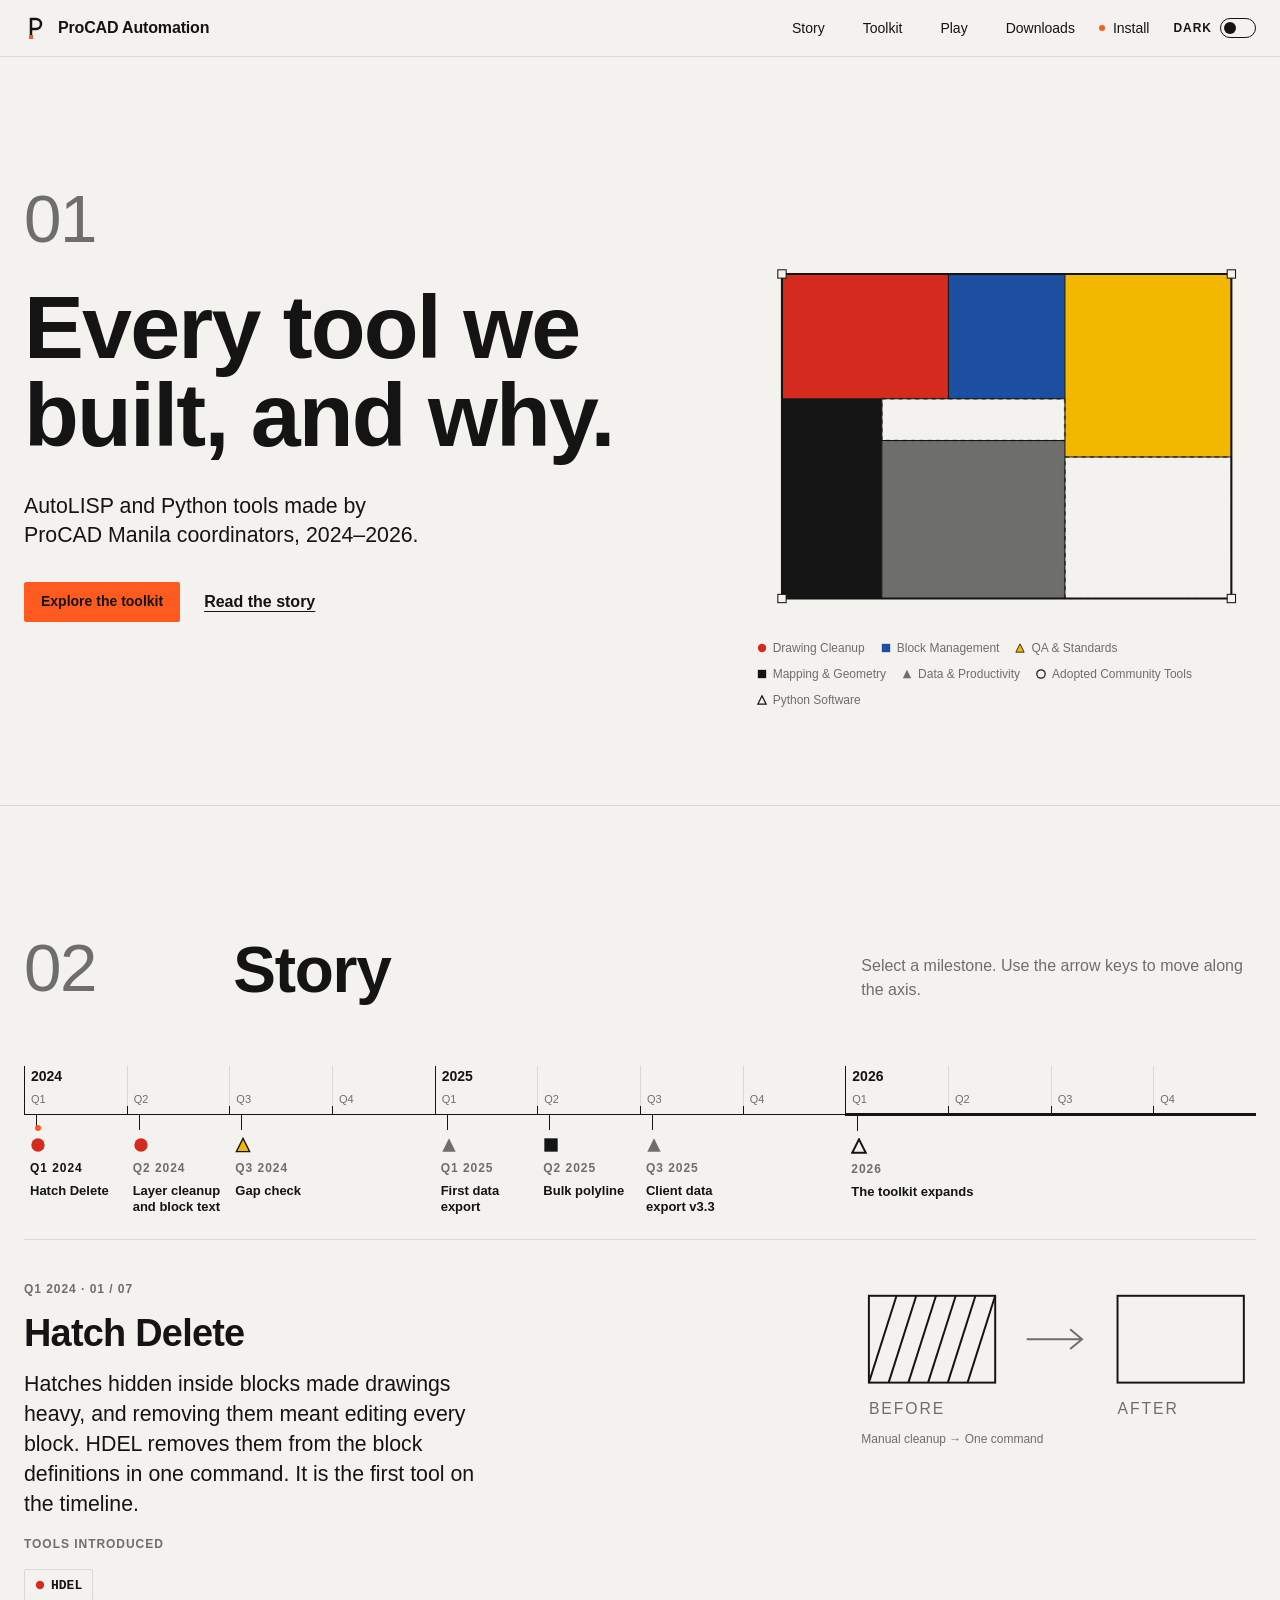
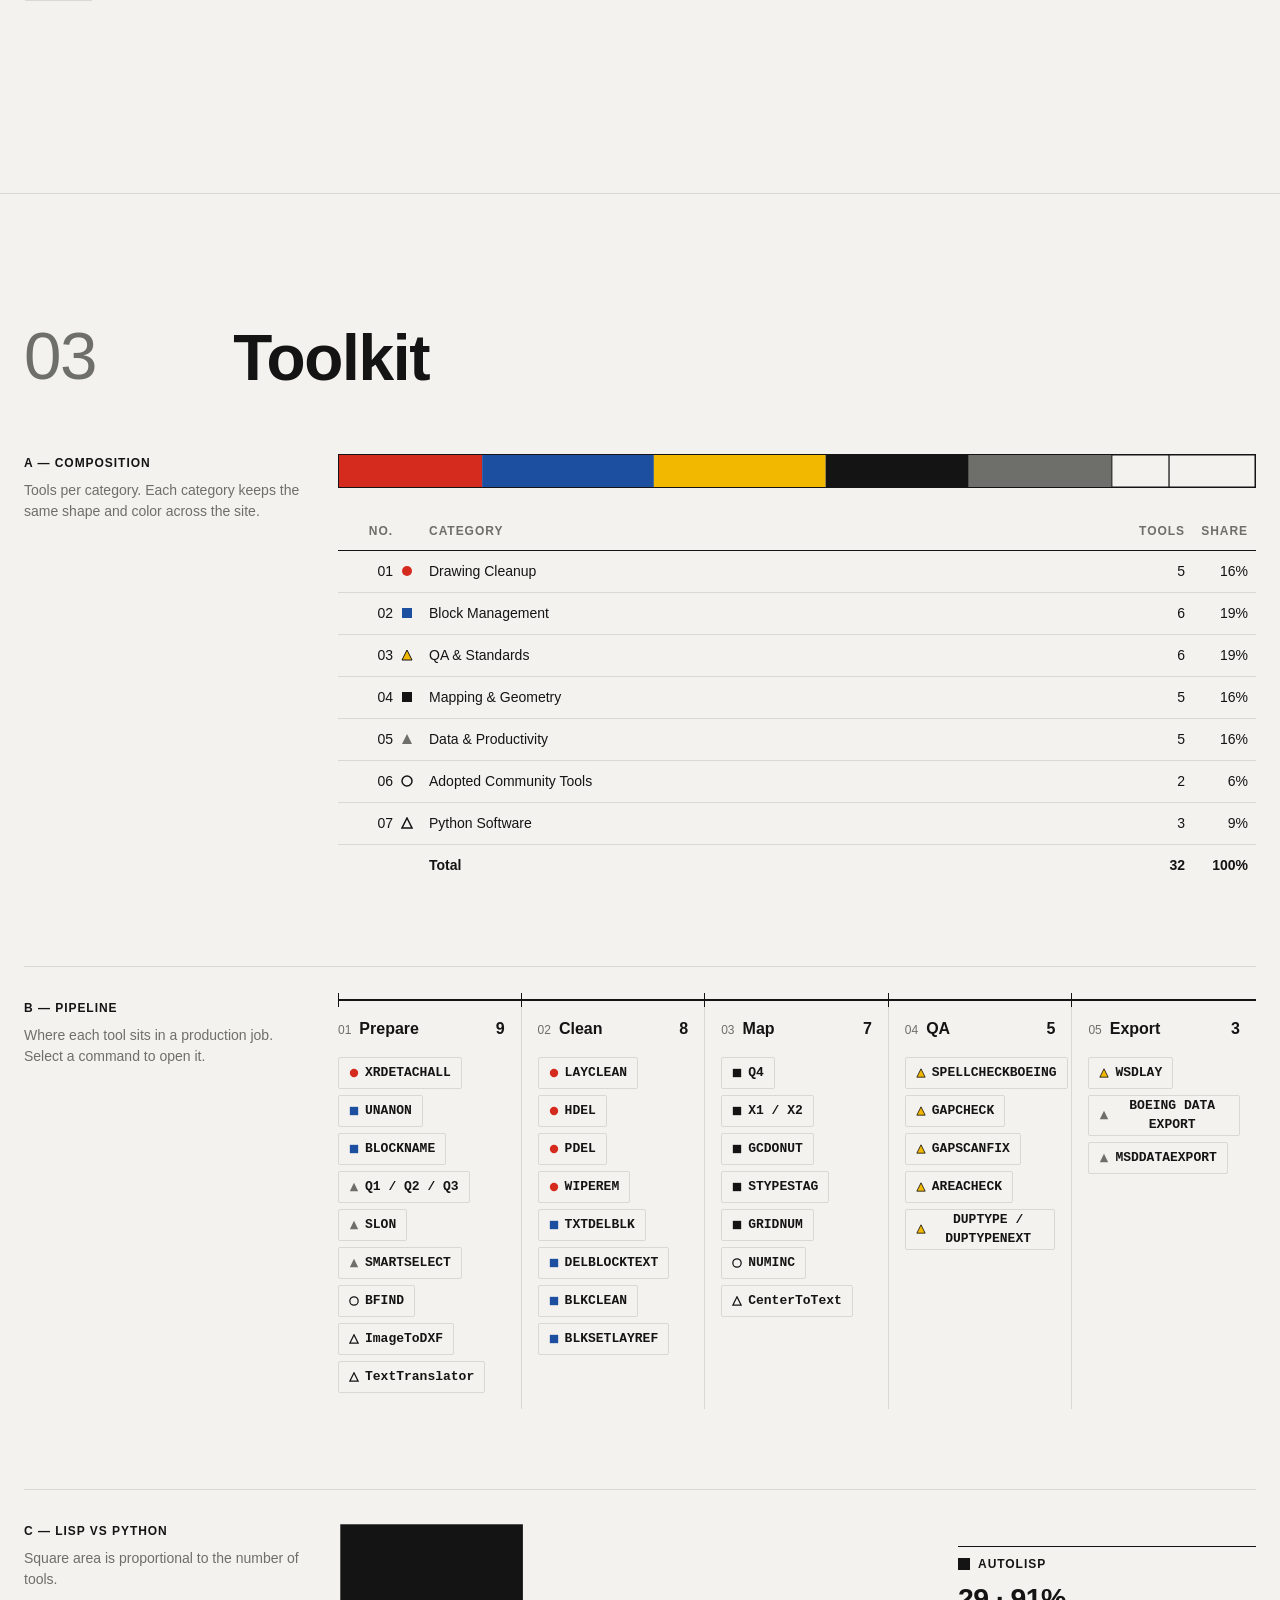
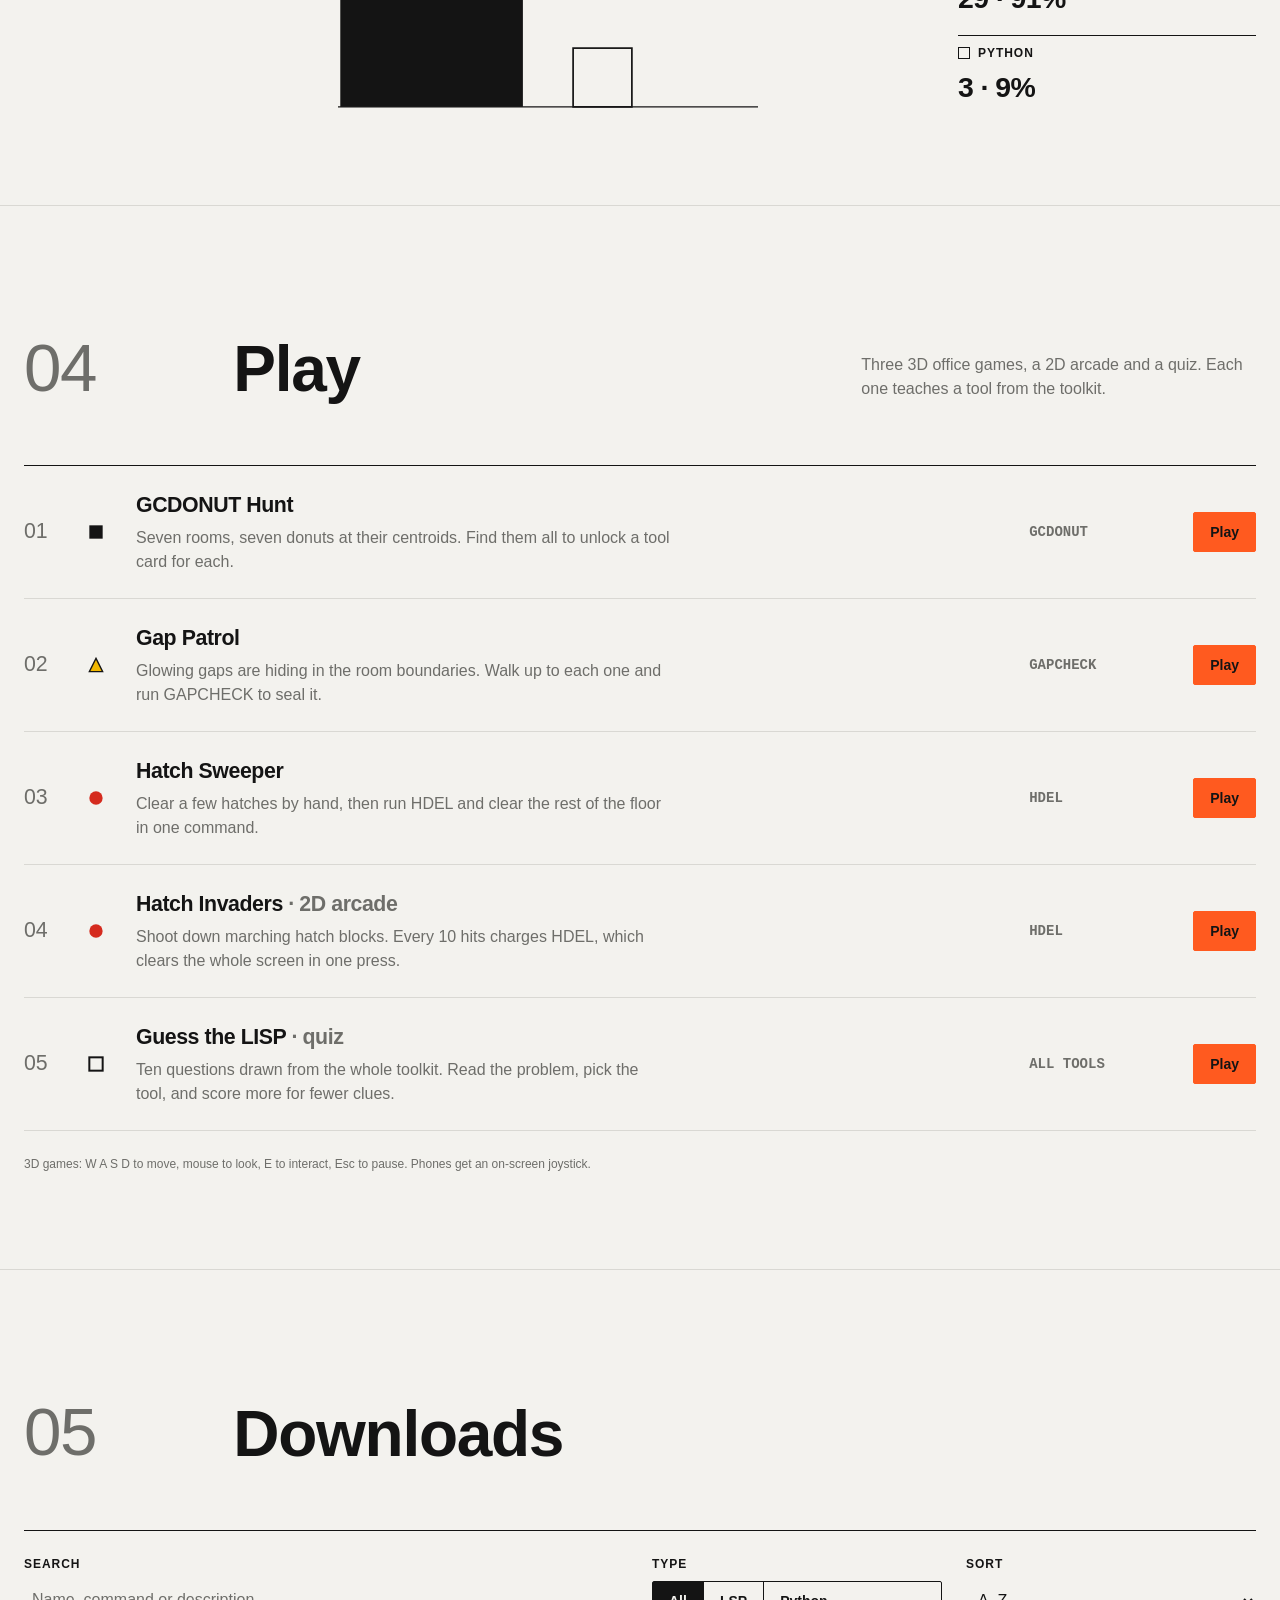
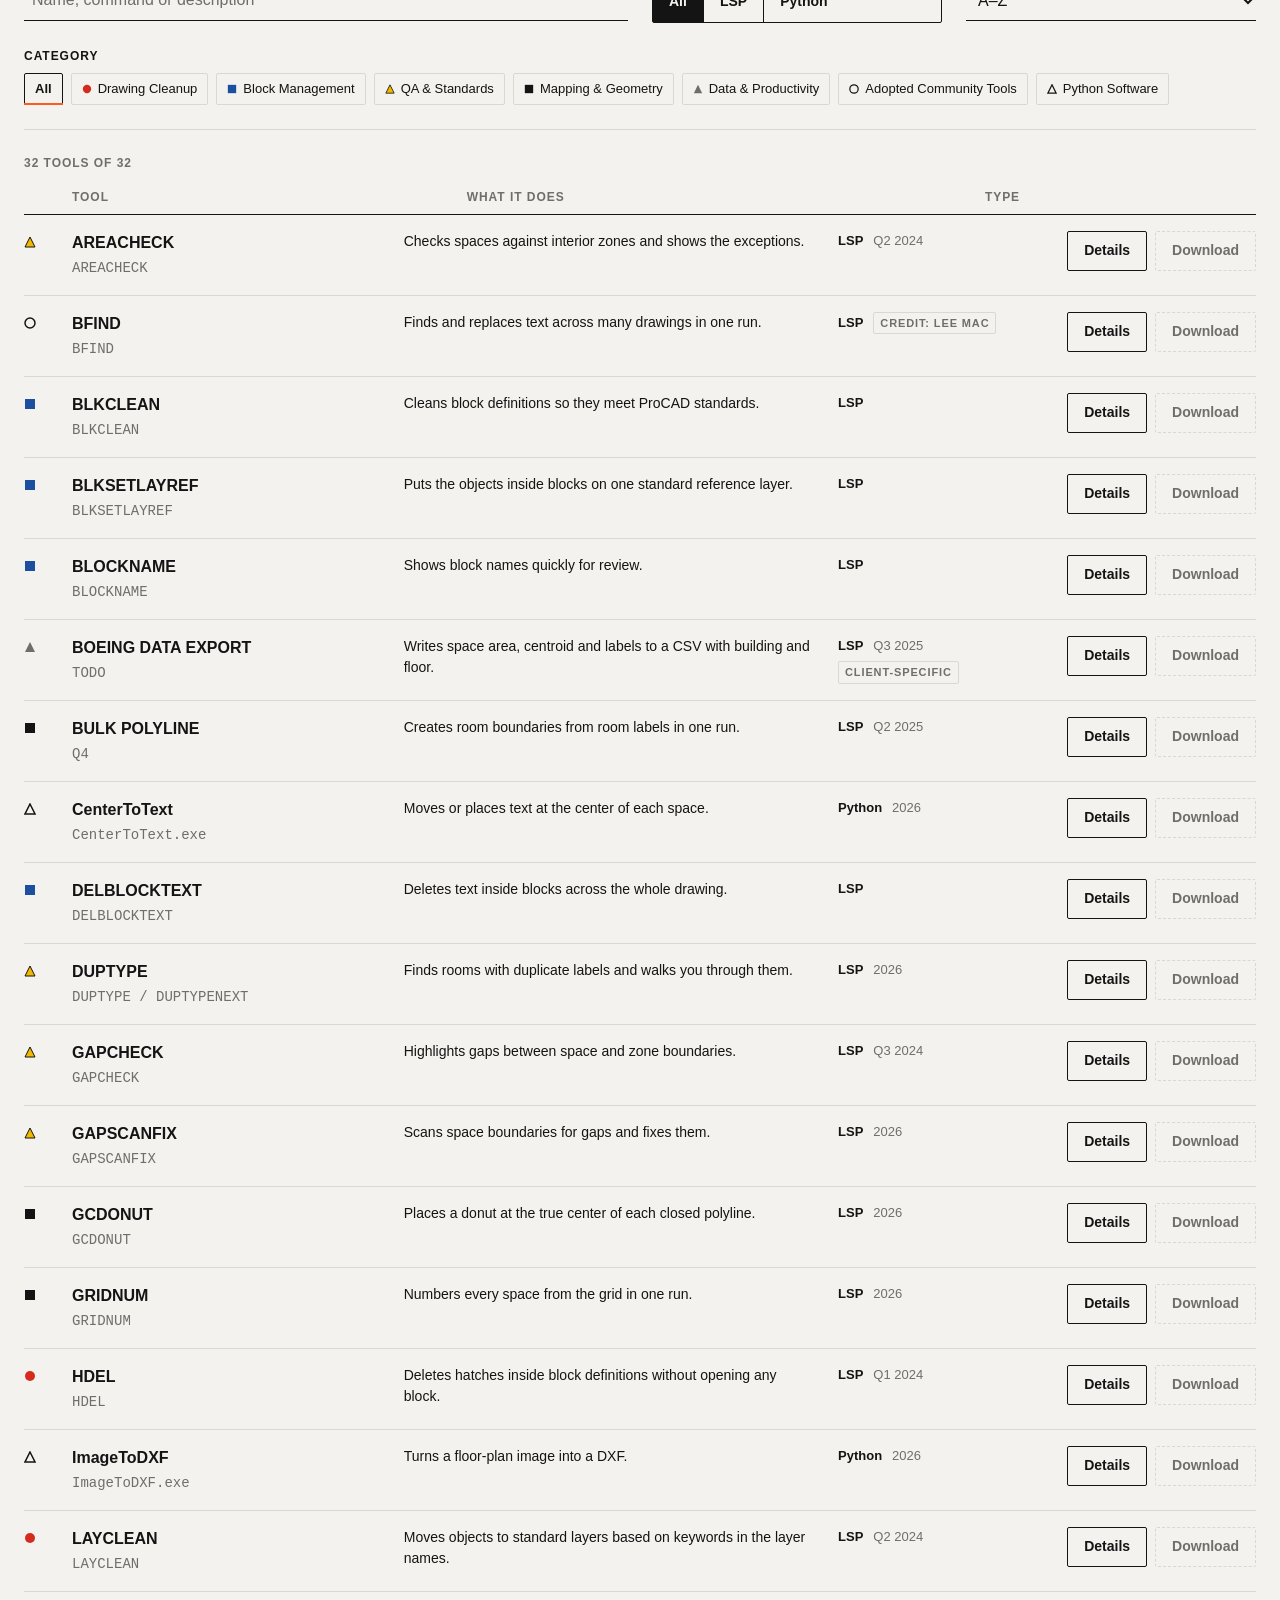
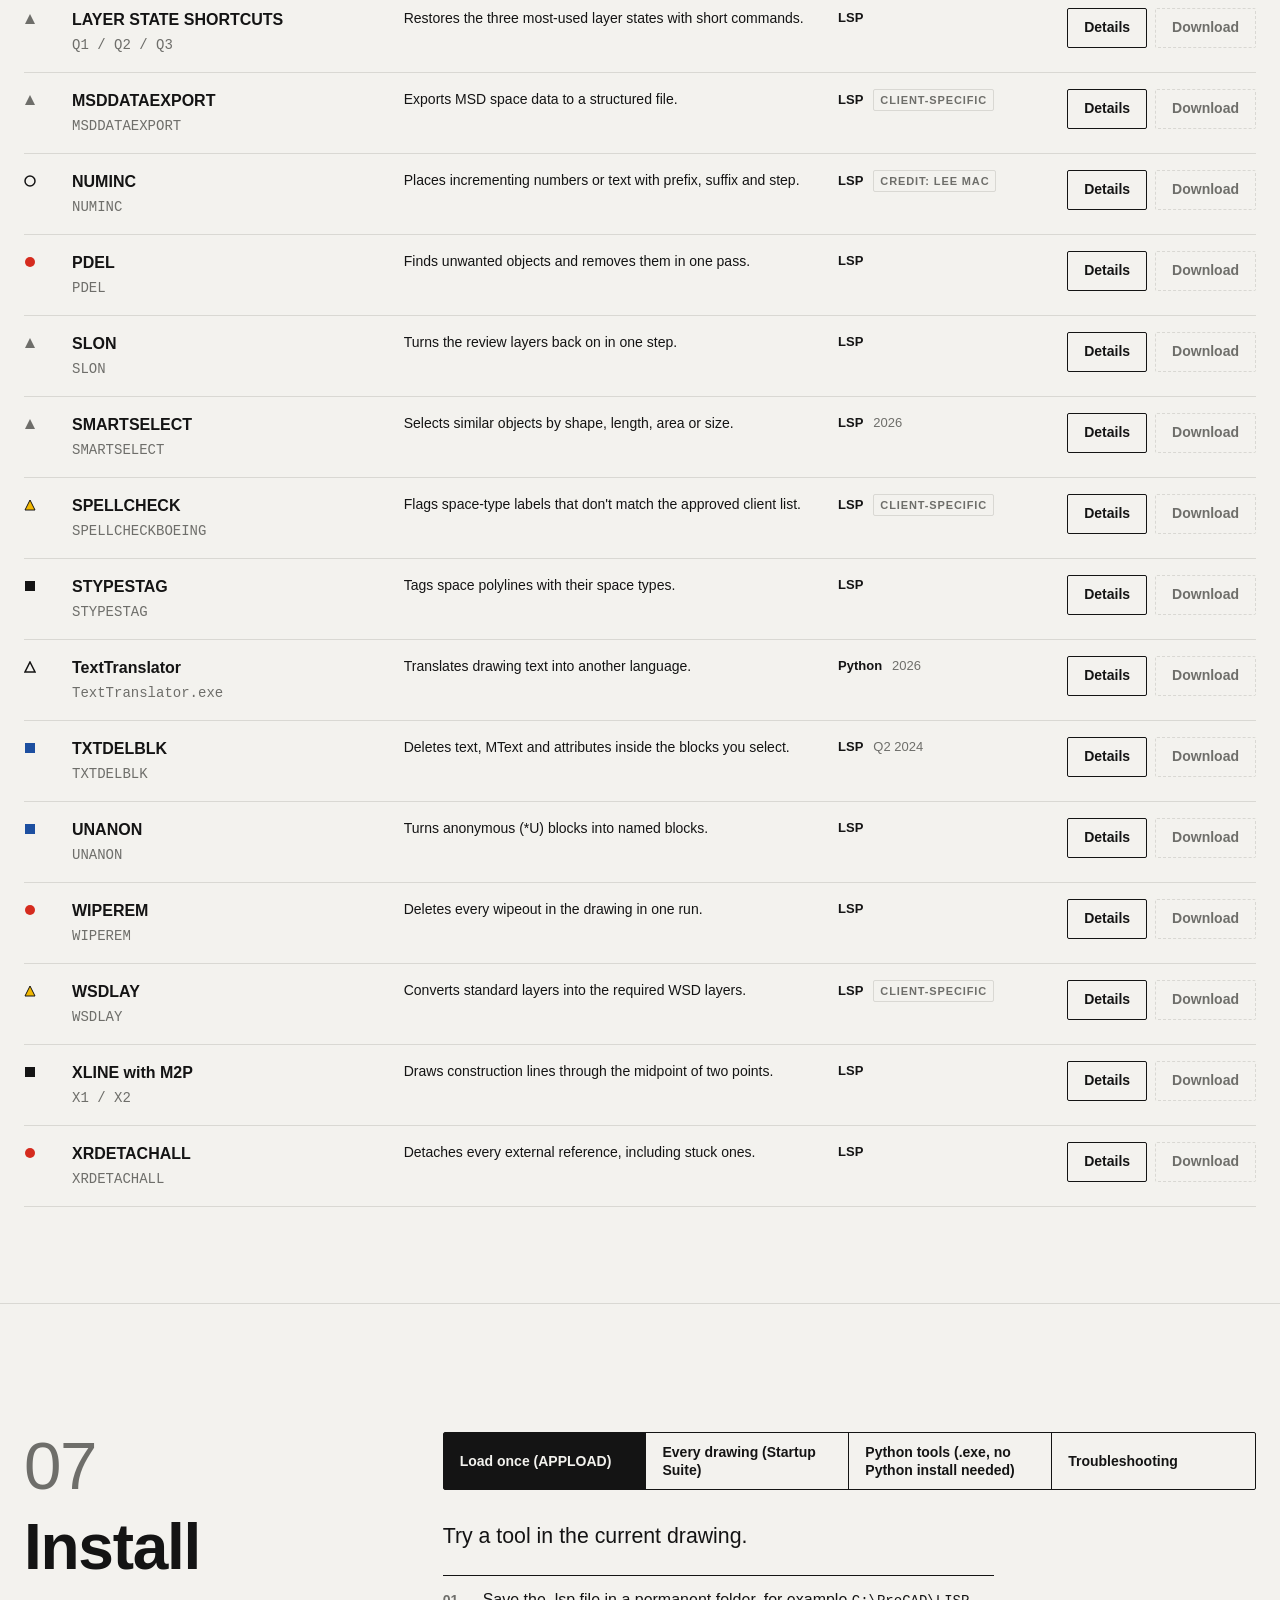
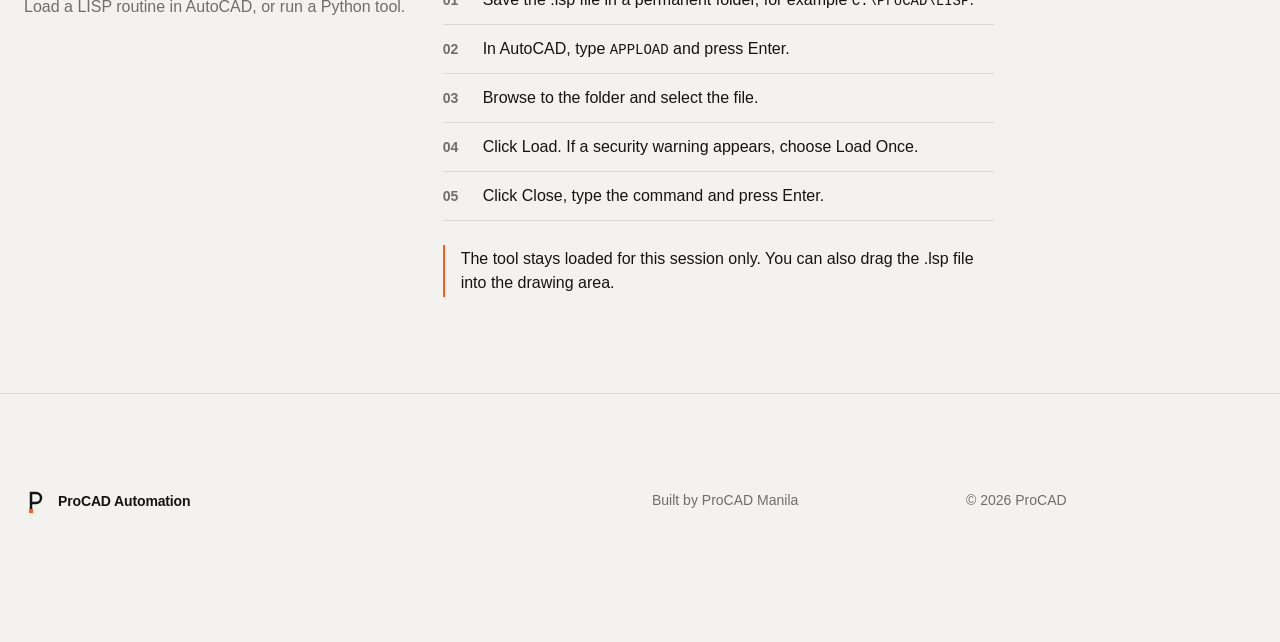
<file: index.html>
<!DOCTYPE html>
<html lang="en">
<head>
<meta charset="utf-8">
<meta name="viewport" content="width=device-width, initial-scale=1">
<title>ProCAD Automation</title>
<meta name="description" content="Every AutoLISP and Python tool built by ProCAD Manila, and why.">
<meta name="color-scheme" content="light dark">
<link rel="icon" type="image/svg+xml" href="assets/favicon.svg">
<link rel="stylesheet" href="styles.css">
</head>
<body>
<a class="skip" href="#main">Skip to content</a>

<!-- 00 NAVIGATION -->
<header class="nav" id="top">
  <div class="wrap nav-in">
    <a class="brand" href="#top">
      <svg class="logo" viewBox="0 0 24 24" width="24" height="24" aria-hidden="true" focusable="false" aria-label="ProCAD Automation logo"><path class="logo-p" d="M7 21V3H12A5 5 0 0 1 12 13H7"/><rect class="logo-g" x="5" y="19" width="4" height="4"/></svg>
      <span>ProCAD Automation</span>
    </a>
    <nav aria-label="Primary">
      <ul class="nav-links">
        <li><a href="#story">Story</a></li>
        <li><a href="#toolkit">Toolkit</a></li>
        <li><a href="#play">Play</a></li>
        <li><a href="#downloads">Downloads</a></li>
        <li><a href="#install">Install</a></li>
      </ul>
    </nav>
    <button type="button" class="switch" id="theme-switch" role="switch" aria-checked="false">
      <span class="switch-l">Dark</span>
      <span class="switch-track" aria-hidden="true"><span class="switch-knob"></span></span>
    </button>
  </div>
</header>

<main id="main">

  <!-- 01 HERO -->
  <section class="hero" aria-labelledby="hero-h">
    <div class="wrap grid">
      <div class="hero-text">
        <p class="sec-n" aria-hidden="true">01</p>
        <h1 id="hero-h" class="d1">Every tool we built, and why.</h1>
        <p class="lead">AutoLISP and Python tools made by ProCAD Manila coordinators, <span id="hero-years"></span>.</p>
        <div class="actions">
          <a class="btn btn-accent" href="#toolkit">Explore the toolkit</a>
          <a class="textlink" href="#story">Read the story</a>
        </div>
      </div>
      <figure class="hero-fig">
        <svg class="plan" viewBox="0 0 480 360" role="img" aria-label="Floor plan line drawing. Walls draw themselves, then each room fills with one tool category color.">
          <g class="rooms">
            <rect class="room seg-red"    x="24"  y="24"  width="160" height="120"/>
            <rect class="room seg-blue"   x="184" y="24"  width="112" height="120"/>
            <rect class="room seg-yellow" x="296" y="24"  width="160" height="176"/>
            <rect class="room seg-ink"    x="24"  y="144" width="96"  height="192"/>
            <rect class="room seg-grey"   x="120" y="184" width="176" height="152"/>
            <rect class="room seg-outline-fill" x="296" y="200" width="160" height="136"/>
            <rect class="room seg-outline-fill" x="120" y="144" width="176" height="40"/>
          </g>
          <path class="wall" pathLength="1" d="M24 24H456V336H24Z"/>
          <path class="wall wall-in" pathLength="1" d="M184 24V144M296 24V336M24 144H296M120 144V336M120 184H296M296 200H456"/>
          <g class="grips" aria-hidden="true">
            <rect x="20" y="20" width="8" height="8"/><rect x="452" y="20" width="8" height="8"/>
            <rect x="452" y="332" width="8" height="8"/><rect x="20" y="332" width="8" height="8"/>
          </g>
        </svg>
        <figcaption><ul class="hero-key" id="legend-hero"></ul></figcaption>
      </figure>
    </div>
  </section>

  <!-- 02 STORY -->
  <section id="story" class="story" aria-labelledby="story-h">
    <div class="wrap">
      <div class="sec-head">
        <p class="sec-n" aria-hidden="true">02</p>
        <h2 id="story-h" class="d2">Story</h2>
        <p class="sec-sub muted">Select a milestone. Use the arrow keys to move along the axis.</p>
      </div>
      <div class="axis" id="axis"></div>
    </div>
  </section>

  <!-- 03 TOOLKIT -->
  <section id="toolkit" class="toolkit" aria-labelledby="toolkit-h">
    <div class="wrap">
      <div class="sec-head">
        <p class="sec-n" aria-hidden="true">03</p>
        <h2 id="toolkit-h" class="d2">Toolkit</h2>
      </div>

      <div class="grid kit-a">
        <div class="kit-label"><h3 class="cap">a — Composition</h3><p class="muted">Tools per category. Each category keeps the same shape and color across the site.</p></div>
        <div class="kit-body">
          <div class="comp-bar" id="comp-bar"></div>
          <table class="comp-table">
            <caption class="sr-only">Tools per category</caption>
            <thead><tr><th scope="col" class="num">No.</th><th scope="col"><span class="sr-only">Key</span></th><th scope="col">Category</th><th scope="col" class="num">Tools</th><th scope="col" class="num">Share</th></tr></thead>
            <tbody id="comp-body"></tbody>
            <tfoot><tr><td></td><td></td><th scope="row">Total</th><td class="num" id="comp-total"></td><td class="num">100%</td></tr></tfoot>
          </table>
        </div>
      </div>

      <div class="grid kit-b">
        <div class="kit-label"><h3 class="cap">b — Pipeline</h3><p class="muted">Where each tool sits in a production job. Select a command to open it.</p></div>
        <div class="kit-body">
          <ol class="pipe" id="pipe"></ol>
        </div>
      </div>

      <div class="grid kit-c">
        <div class="kit-label"><h3 class="cap">c — LISP vs Python</h3><p class="muted">Square area is proportional to the number of tools.</p></div>
        <div class="kit-body ratio-wrap">
          <div class="ratio" id="ratio"></div>
          <dl class="ratio-key" id="ratio-key"></dl>
        </div>
      </div>
    </div>
  </section>

  <!-- 04 PLAY -->
  <section id="play" class="play" aria-labelledby="play-h">
    <div class="wrap">
      <div class="sec-head">
        <p class="sec-n" aria-hidden="true">04</p>
        <h2 id="play-h" class="d2">Play</h2>
        <p class="sec-sub muted">Three 3D office games, a 2D arcade and a quiz. Each one teaches a tool from the toolkit.</p>
      </div>
      <ol class="games">
        <li class="game">
          <span class="g-n">01</span>
          <svg class="mk mk-ink" width="16" height="16" viewBox="0 0 12 12" role="img" aria-label="Mapping and Geometry, ink square"><rect x="1" y="1" width="10" height="10"/></svg>
          <div class="g-text"><h3>GCDONUT Hunt</h3><p class="muted">Seven rooms, seven donuts at their centroids. Find them all to unlock a tool card for each.</p></div>
          <code class="g-cmd">GCDONUT</code>
          <a class="btn btn-accent" href="play/index.html#mode=donut">Play<span class="sr-only"> GCDONUT Hunt</span></a>
        </li>
        <li class="game">
          <span class="g-n">02</span>
          <svg class="mk mk-yellow" width="16" height="16" viewBox="0 0 12 12" role="img" aria-label="QA and Standards, yellow triangle"><path d="M6 1 11 11H1Z"/></svg>
          <div class="g-text"><h3>Gap Patrol</h3><p class="muted">Glowing gaps are hiding in the room boundaries. Walk up to each one and run GAPCHECK to seal it.</p></div>
          <code class="g-cmd">GAPCHECK</code>
          <a class="btn btn-accent" href="play/index.html#mode=gap">Play<span class="sr-only"> Gap Patrol</span></a>
        </li>
        <li class="game">
          <span class="g-n">03</span>
          <svg class="mk mk-red" width="16" height="16" viewBox="0 0 12 12" role="img" aria-label="Drawing Cleanup, red circle"><circle cx="6" cy="6" r="5"/></svg>
          <div class="g-text"><h3>Hatch Sweeper</h3><p class="muted">Clear a few hatches by hand, then run HDEL and clear the rest of the floor in one command.</p></div>
          <code class="g-cmd">HDEL</code>
          <a class="btn btn-accent" href="play/index.html#mode=hatch">Play<span class="sr-only"> Hatch Sweeper</span></a>
        </li>
        <li class="game">
          <span class="g-n">04</span>
          <svg class="mk mk-red" width="16" height="16" viewBox="0 0 12 12" role="img" aria-label="Drawing Cleanup, red circle"><circle cx="6" cy="6" r="5"/></svg>
          <div class="g-text"><h3>Hatch Invaders <span class="muted">· 2D arcade</span></h3><p class="muted">Shoot down marching hatch blocks. Every 10 hits charges HDEL, which clears the whole screen in one press.</p></div>
          <code class="g-cmd">HDEL</code>
          <a class="btn btn-accent" href="play/arcade.html">Play<span class="sr-only"> Hatch Invaders</span></a>
        </li>
        <li class="game">
          <span class="g-n">05</span>
          <svg class="mk mk-outline" width="16" height="16" viewBox="0 0 12 12" role="img" aria-label="Whole toolkit, outline square"><rect x="1" y="1" width="10" height="10"/></svg>
          <div class="g-text"><h3>Guess the LISP <span class="muted">· quiz</span></h3><p class="muted">Ten questions drawn from the whole toolkit. Read the problem, pick the tool, and score more for fewer clues.</p></div>
          <code class="g-cmd">ALL TOOLS</code>
          <a class="btn btn-accent" href="play/quiz.html">Play<span class="sr-only"> Guess the LISP</span></a>
        </li>
      </ol>
      <p class="note">3D games: W A S D to move, mouse to look, E to interact, Esc to pause. Phones get an on-screen joystick.</p>
    </div>
  </section>

  <!-- 05 DOWNLOADS -->
  <section id="downloads" class="downloads" aria-labelledby="dl-h">
    <div class="wrap">
      <div class="sec-head">
        <p class="sec-n" aria-hidden="true">05</p>
        <h2 id="dl-h" class="d2">Downloads</h2>
        <p class="sec-sub muted" id="dl-hint"></p>
      </div>

      <form class="filters" id="filters" role="search" aria-label="Filter tools">
        <div class="f-search">
          <label class="cap" for="q">Search</label>
          <input id="q" type="search" autocomplete="off" spellcheck="false" placeholder="Name, command or description">
        </div>
        <div class="f-type">
          <span class="cap" id="type-l">Type</span>
          <div class="seg-ctl" id="type-seg" role="group" aria-labelledby="type-l">
            <button type="button" data-type="all" aria-pressed="true">All</button>
            <button type="button" data-type="LSP" aria-pressed="false">LSP</button>
            <button type="button" data-type="Python" aria-pressed="false">Python</button>
          </div>
        </div>
        <div class="f-sort">
          <label class="cap" for="sort">Sort</label>
          <select id="sort"><option value="az">A–Z</option><option value="timeline">Timeline</option></select>
        </div>
        <div class="f-cats">
          <span class="cap" id="cat-l">Category</span>
          <div class="fchips" id="cat-filters" role="group" aria-labelledby="cat-l"></div>
        </div>
      </form>

      <p class="count" id="count" role="status" aria-live="polite"></p>
      <div class="list-head" id="list-head" aria-hidden="true">
        <span></span><span>Tool</span><span>What it does</span><span>Type</span><span></span>
      </div>
      <ul class="rows" id="rows"></ul>

      <div class="empty" id="empty" hidden>
        <svg viewBox="0 0 96 64" width="96" height="64" role="img" aria-label="Empty selection window"><rect x="1" y="1" width="94" height="62" fill="none" stroke="currentColor" stroke-dasharray="3 3"/><path d="M40 32h16M48 24v16" stroke="currentColor"/></svg>
        <div>
          <h3 class="d4">No tools match.</h3>
          <p class="muted">Try a command such as <code>HDEL</code> or <code>Q4</code>, or clear the filters.</p>
          <button type="button" class="btn btn-line" id="reset">Clear filters</button>
        </div>
      </div>
    </div>
  </section>

  <!-- 07 INSTALL -->
  <section id="install" class="install" aria-labelledby="install-h">
    <div class="wrap grid">
      <div class="install-head">
        <p class="sec-n" aria-hidden="true">07</p>
        <h2 id="install-h" class="d2">Install</h2>
        <p class="muted">Load a LISP routine in AutoCAD, or run a Python tool.</p>
      </div>
      <div class="install-body" id="install-tabs">
        <div class="seg-ctl seg-tabs" role="tablist" aria-label="Install method">
          <button type="button" role="tab" id="t1" aria-controls="p1" aria-selected="true">Load once (APPLOAD)</button>
          <button type="button" role="tab" id="t2" aria-controls="p2" aria-selected="false" tabindex="-1">Every drawing (Startup Suite)</button>
          <button type="button" role="tab" id="t3" aria-controls="p3" aria-selected="false" tabindex="-1">Python tools (.exe, no Python install needed)</button>
          <button type="button" role="tab" id="t4" aria-controls="p4" aria-selected="false" tabindex="-1">Troubleshooting</button>
        </div>

        <div role="tabpanel" id="p1" aria-labelledby="t1" tabindex="0" class="panel">
          <p class="panel-lead">Try a tool in the current drawing.</p>
          <ol class="steps">
            <li>Save the .lsp file in a permanent folder, for example <code>C:\ProCAD\LISP</code>.</li>
            <li>In AutoCAD, type <code>APPLOAD</code> and press Enter.</li>
            <li>Browse to the folder and select the file.</li>
            <li>Click Load. If a security warning appears, choose Load Once.</li>
            <li>Click Close, type the command and press Enter.</li>
          </ol>
          <p class="note-rule">The tool stays loaded for this session only. You can also drag the .lsp file into the drawing area.</p>
        </div>

        <div role="tabpanel" id="p2" aria-labelledby="t2" tabindex="0" class="panel" hidden>
          <p class="panel-lead">Add the file to the Startup Suite once. AutoCAD loads it every time.</p>
          <ol class="steps">
            <li>Type <code>APPLOAD</code> and press Enter.</li>
            <li>Under Startup Suite, click Contents…</li>
            <li>Click Add…, select the .lsp file and click Open.</li>
            <li>Click Close, then Close again.</li>
            <li>Restart AutoCAD and test the command.</li>
          </ol>
          <p class="note-rule">Keep all ProCAD files in one folder. Don't load two versions of the same command, such as <code>BLKCLEAN</code> and <code>BLKCLEAN_v2</code>.</p>
        </div>

        <div role="tabpanel" id="p3" aria-labelledby="t3" tabindex="0" class="panel" hidden>
          <p class="panel-lead">The Python tools are packaged as .exe files. Python is not required.</p>
          <ol class="steps">
            <li>Copy the .exe to a permanent folder, for example <code>C:\ProCAD\Tools</code>.</li>
            <li>Double-click it to open the tool.</li>
            <li>Open the source file: an image for ImageToDXF, a DXF for the others.</li>
            <li>Choose the settings, run, and save with a new file name.</li>
            <li>Open the result in AutoCAD and review it.</li>
          </ol>
          <p class="note-rule">Close the DXF in AutoCAD before processing. Keep the original. Save outputs with a suffix such as <code>_converted</code> or <code>_translated</code>.</p>
        </div>

        <div role="tabpanel" id="p4" aria-labelledby="t4" tabindex="0" class="panel" hidden>
          <dl class="trouble">
            <div><dt><span class="tn">01</span>Unknown command</dt><dd>Run <code>APPLOAD</code> again, or check the Startup Suite path.</dd></div>
            <div><dt><span class="tn">02</span>Security warning</dt><dd>Choose Load Once, or add the LISP folder to Trusted Locations.</dd></div>
            <div><dt><span class="tn">03</span>New version not working</dt><dd>Replace the file, then close and reopen the drawing.</dd></div>
            <div><dt><span class="tn">04</span>Duplicate command</dt><dd>Remove the older routine from the Startup Suite.</dd></div>
            <div><dt><span class="tn">05</span>Tool did nothing</dt><dd>Check layers, closed polylines, your selection and the tool's "Before you run" note.</dd></div>
            <div><dt><span class="tn">06</span>Download opens as text</dt><dd>Right-click Download and choose Save link as.</dd></div>
          </dl>
        </div>
      </div>
    </div>
  </section>
</main>

<footer class="foot">
  <div class="wrap foot-in">
    <p class="brand brand-foot">
      <svg class="logo" viewBox="0 0 24 24" width="24" height="24" aria-hidden="true" focusable="false" aria-label="ProCAD Automation logo"><path class="logo-p" d="M7 21V3H12A5 5 0 0 1 12 13H7"/><rect class="logo-g" x="5" y="19" width="4" height="4"/></svg>
      <span>ProCAD Automation</span>
    </p>
    <p class="muted">Built by ProCAD Manila</p>
    <p class="muted">© 2026 ProCAD</p>
  </div>
</footer>

<!-- 06 TOOL SHEET -->
<div class="scrim" id="scrim" hidden></div>
<div class="sheet" id="sheet" role="dialog" aria-modal="true" aria-labelledby="s-title" hidden>
  <div class="s-head">
    <div class="s-id">
      <p class="cap s-cat"><span class="s-sec" aria-hidden="true">06</span><span id="s-mark"></span><span id="s-cat"></span></p>
      <h2 class="d3" id="s-title"></h2>
      <p class="s-cmd"><code id="s-cmd"></code></p>
      <div class="badges" id="s-badges"></div>
    </div>
    <button type="button" class="close" id="s-close" aria-label="Close tool details">
      <svg viewBox="0 0 16 16" width="16" height="16" aria-hidden="true" focusable="false" aria-label="Close"><path d="M2 2l12 12M14 2L2 14" stroke="currentColor" stroke-width="1.5"/></svg>
    </button>
  </div>
  <div class="s-body" id="s-body">
    <div class="s-left">
      <ol class="s-story">
        <li><span class="s-n">01</span><h3 class="cap">Problem</h3><p id="s-problem"></p></li>
        <li><span class="s-n">02</span><h3 class="cap">Approach</h3><p id="s-approach"></p></li>
        <li><span class="s-n">03</span><h3 class="cap">What it does</h3><p id="s-action"></p></li>
        <li><span class="s-n">04</span><h3 class="cap">Why it matters</h3><p id="s-why"></p></li>
      </ol>
    </div>
    <div class="s-right">
      <div class="s-media" id="s-media"></div>
      <h3 class="cap">How to use</h3>
      <ol class="steps" id="s-steps"></ol>
      <div class="before">
        <h3 class="cap">Before you run</h3>
        <p id="s-before"></p>
      </div>
      <p class="s-file"><span class="cap">File</span> <code id="s-file"></code></p>
      <div id="s-dl"></div>
    </div>
  </div>
</div>

<script src="script.js"></script>
</body>
</html>
</file>
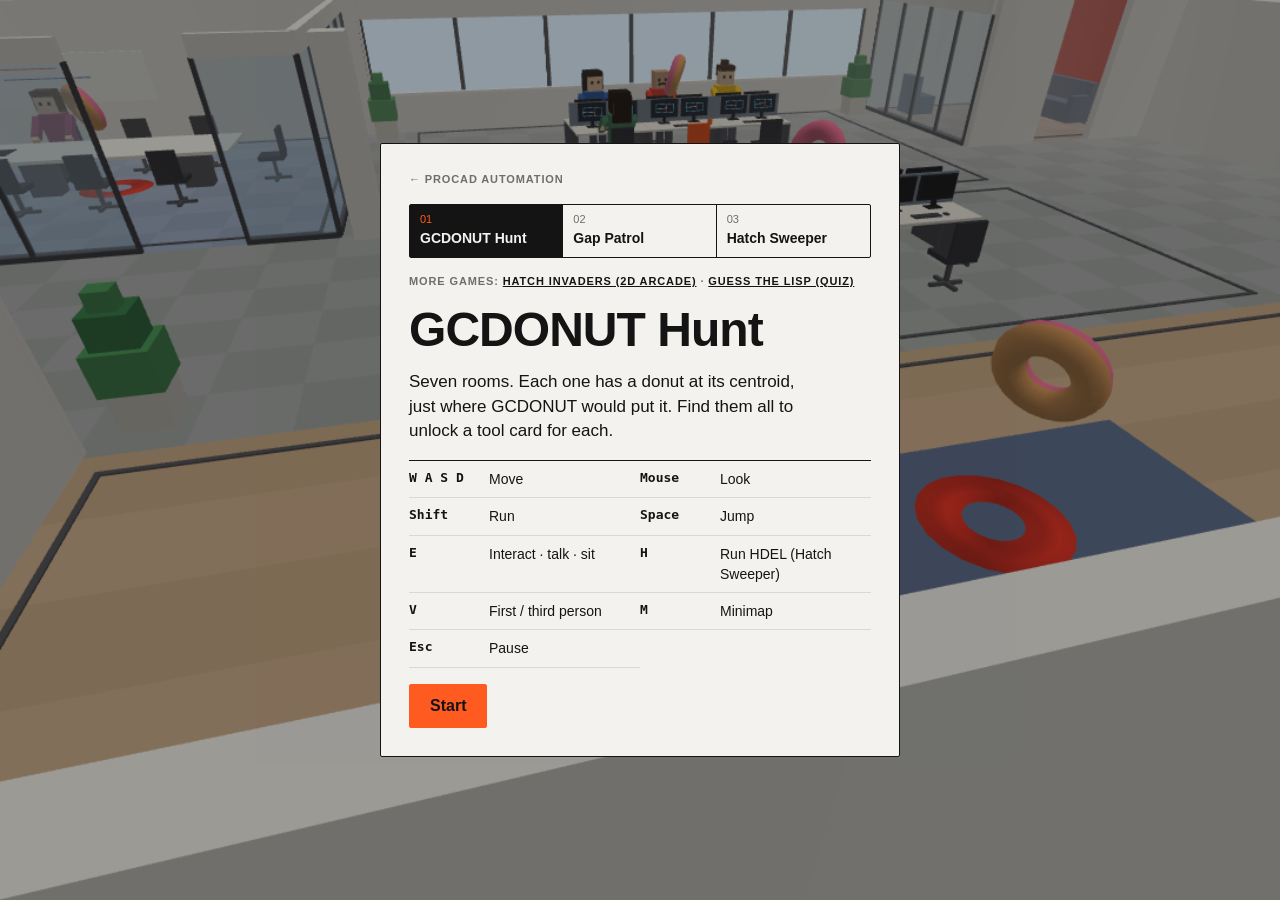
<file: play/index.html>
<!DOCTYPE html>
<html lang="en">
<head>
<meta charset="utf-8">
<meta name="viewport" content="width=device-width, initial-scale=1, viewport-fit=cover">
<title>ProCAD Office · GCDONUT Hunt</title>
<meta name="color-scheme" content="light dark">
<link rel="icon" type="image/svg+xml" href="../assets/favicon.svg">
<link rel="stylesheet" href="styles.css">
</head>
<body>
<div class="app">
  <canvas id="scene" tabindex="0" role="img" aria-label="3D office floor with a conference room, two production pods, a pantry, a focus room, a print corner and reception. Coworkers sit at their workstations and a manager sits at the front of the conference room."></canvas>

  <!-- HUD -->
  <div class="hud" id="hud" hidden>
    <div class="hud-tl">
      <p class="cap" id="h-title">GCDONUT Hunt</p>
      <p class="count"><span id="found">0</span><span class="of"> / <span id="total">7</span></span></p>
      <p class="cap muted"><span id="h-unit">Donuts</span> · <span id="timer">00:00</span></p>
    </div>
    <div class="hud-tr" id="mapwrap">
      <canvas id="map" width="200" height="143" role="img" aria-label="Floor plan minimap. Orange arrow is you, orange rings are donuts still to find."></canvas>
    </div>
    <p class="hint" id="hint" hidden><kbd>H</kbd> Run HDEL · clear every remaining hatch in one command</p>
    <p class="prompt" id="prompt" hidden></p>
    <div class="bubble" id="bubble" hidden></div>

    <aside class="card" id="card" hidden aria-labelledby="c-name">
      <div class="card-head">
        <p class="cap card-cat"><span id="c-shape"></span><span id="c-cat"></span></p>
        <button type="button" class="close" id="c-close" aria-label="Close tool card">
          <svg viewBox="0 0 16 16" width="14" height="14" aria-hidden="true" focusable="false"><path d="M2 2l12 12M14 2L2 14" stroke="currentColor" stroke-width="1.5"/></svg>
        </button>
      </div>
      <p class="cap muted" id="c-room"></p>
      <h2 class="card-name" id="c-name"></h2>
      <p><code id="c-cmd"></code></p>
      <p class="card-desc" id="c-desc"></p>
      <dl class="card-dl">
        <div><dt class="cap">What it does</dt><dd id="c-action"></dd></div>
        <div class="why"><dt class="cap">Why it matters</dt><dd id="c-why"></dd></div>
      </dl>
    </aside>

    <div class="touch" id="touch" hidden>
      <div class="stick" aria-hidden="true"><span class="knob" id="knob"></span></div>
      <div class="tbtns">
        <button type="button" id="t-h" class="tbtn tbtn-ink" hidden>HDEL</button>
        <button type="button" id="t-cam" class="tbtn">View</button>
        <button type="button" id="t-jump" class="tbtn">Jump</button>
        <button type="button" id="t-e" class="tbtn tbtn-accent">E</button>
      </div>
    </div>
  </div>

  <!-- START -->
  <section class="panel" id="start" aria-labelledby="start-h">
    <div class="panel-in">
      <p class="cap muted"><a class="back" href="../index.html">← ProCAD Automation</a></p>
      <div class="modes" id="modes" role="group" aria-label="Choose a game">
        <button type="button" data-mode="donut" aria-pressed="true"><span class="m-n">01</span>GCDONUT Hunt</button>
        <button type="button" data-mode="gap" aria-pressed="false"><span class="m-n">02</span>Gap Patrol</button>
        <button type="button" data-mode="hatch" aria-pressed="false"><span class="m-n">03</span>Hatch Sweeper</button>
      </div>
      <p class="more cap">More games: <a href="arcade.html">Hatch Invaders (2D arcade)</a> · <a href="quiz.html">Guess the LISP (quiz)</a></p>
      <h1 id="start-h" class="title"><span id="s-title">GCDONUT Hunt</span></h1>
      <p class="lead" id="s-intro" aria-live="polite"></p>
      <dl class="keys">
        <div><dt>W A S D</dt><dd>Move</dd></div>
        <div><dt>Mouse</dt><dd>Look</dd></div>
        <div><dt>Shift</dt><dd>Run</dd></div>
        <div><dt>Space</dt><dd>Jump</dd></div>
        <div><dt>E</dt><dd>Interact · talk · sit</dd></div>
        <div><dt>H</dt><dd>Run HDEL (Hatch Sweeper)</dd></div>
        <div><dt>V</dt><dd>First / third person</dd></div>
        <div><dt>M</dt><dd>Minimap</dd></div>
        <div><dt>Esc</dt><dd>Pause</dd></div>
      </dl>
      <button type="button" class="btn btn-accent" id="play">Start</button>
    </div>
  </section>

  <!-- PAUSE -->
  <section class="panel" id="pause" hidden aria-labelledby="pause-h">
    <div class="panel-in">
      <h2 id="pause-h" class="title">Paused</h2>
      <p class="lead">Click Resume, then move the mouse to look around.</p>
      <div class="row">
        <button type="button" class="btn btn-accent" id="resume">Resume</button>
        <button type="button" class="btn" id="pmenu">Choose another game</button>
      </div>
    </div>
  </section>

  <!-- DONE -->
  <section class="panel" id="done" hidden aria-labelledby="done-h">
    <div class="panel-in">
      <h2 id="done-h" class="title"><span id="d-title">All donuts found.</span></h2>
      <p class="big" id="d-time">00:00</p>
      <p class="lead" id="d-lead"></p>
      <div class="row">
        <button type="button" class="btn btn-accent" id="again">Play again</button>
        <button type="button" class="btn" id="explore">Keep exploring</button>
        <button type="button" class="btn" id="menu">Choose another game</button>
      </div>
    </div>
  </section>

  <!-- NO WEBGL -->
  <section class="panel" id="nogl" hidden aria-labelledby="nogl-h">
    <div class="panel-in">
      <h2 id="nogl-h" class="title">3D isn't available here.</h2>
      <p class="lead">This browser or computer has WebGL turned off. Try the latest Edge or Chrome, or turn on hardware acceleration in the browser settings.</p>
    </div>
  </section>

  <p class="sr-only" id="live" aria-live="polite"></p>
</div>
<script src="game.js"></script>
</body>
</html>
</file>
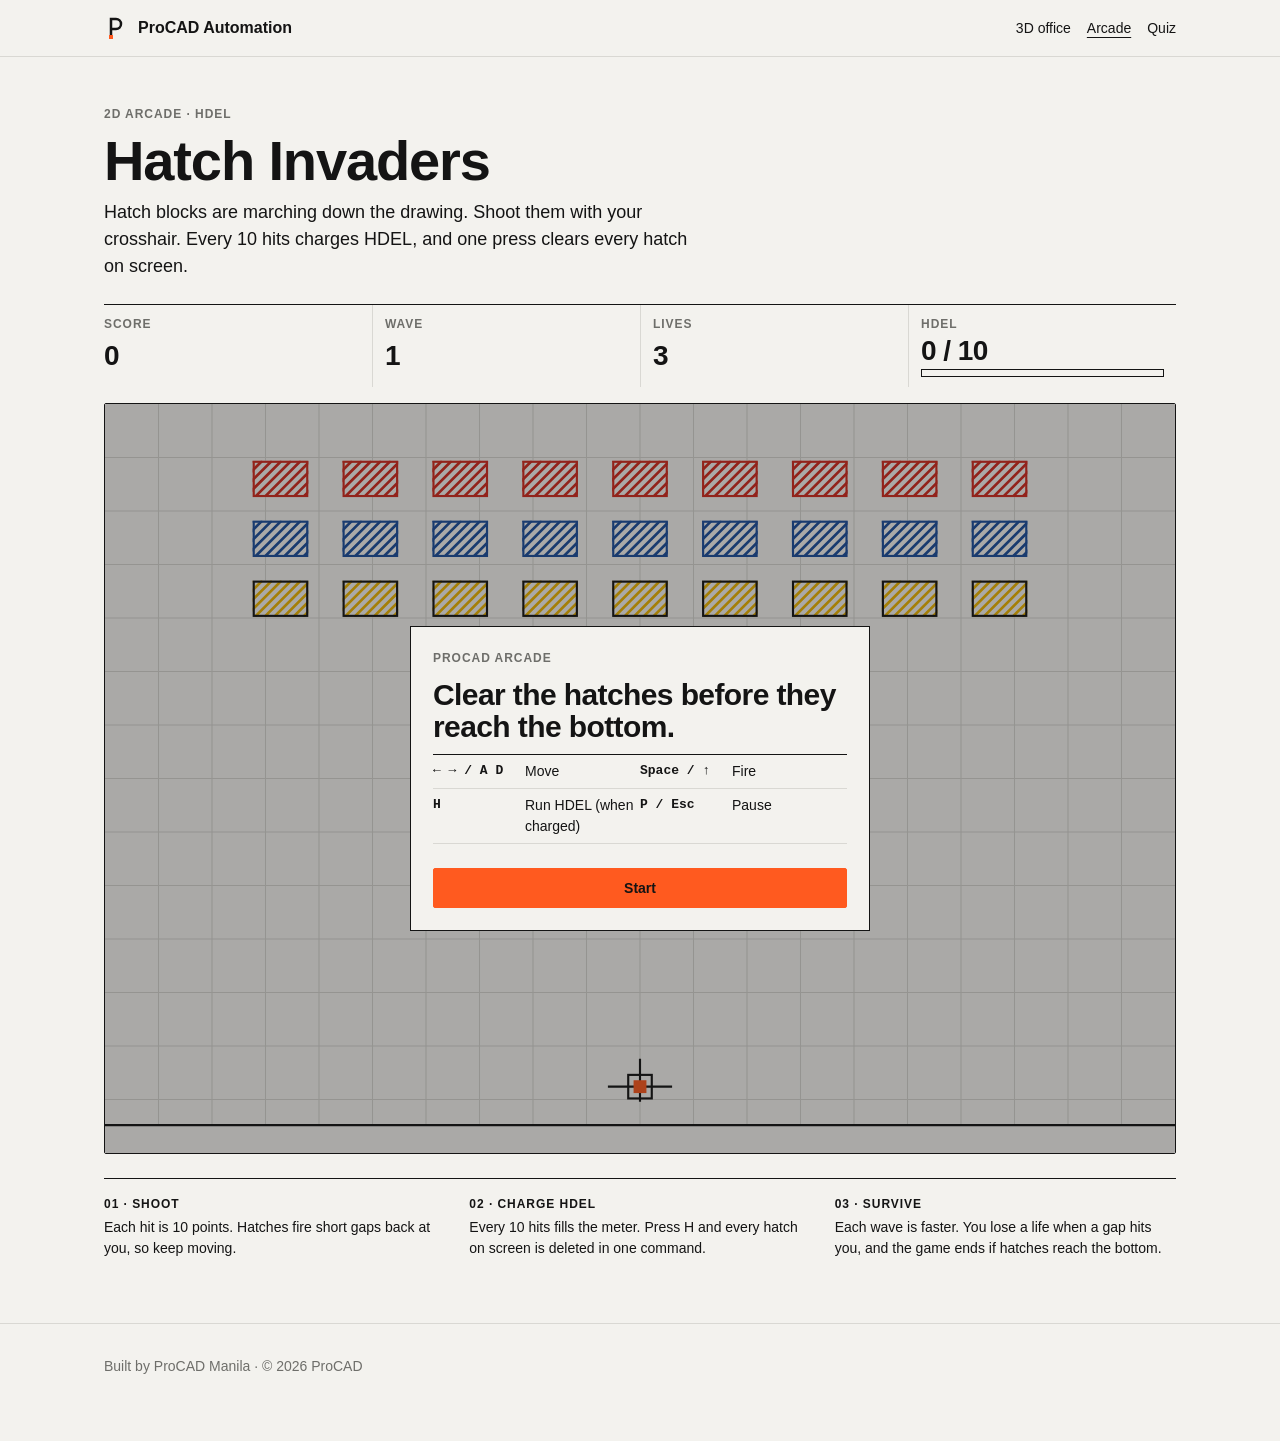
<file: play/arcade.html>
<!DOCTYPE html>
<html lang="en">
<head>
<meta charset="utf-8">
<meta name="viewport" content="width=device-width, initial-scale=1">
<title>Hatch Invaders · ProCAD Automation</title>
<meta name="color-scheme" content="light dark">
<link rel="icon" type="image/svg+xml" href="../assets/favicon.svg">
<link rel="stylesheet" href="mini.css">
<style>
  .stage { position: relative; border: 1px solid var(--ink); border-radius: var(--r); background: var(--surface); overflow: hidden; }
  #arena { display: block; width: 100%; aspect-ratio: 10 / 7; touch-action: none; }
  #arena:focus-visible { outline-offset: -4px; }
  .meter { display: grid; gap: 4px; }
  .meter-bar { height: 8px; border: 1px solid var(--ink); position: relative; }
  .meter-fill { position: absolute; inset: 0 auto 0 0; width: 0; background: var(--grey-1); }
  .meter.ready .meter-fill { background: var(--accent); }
  .meter.ready b { color: var(--accent); }
  .ov { position: absolute; inset: 0; display: grid; place-items: center; background: rgba(20, 20, 20, 0.35); padding: 16px; }
  .ov-in { width: min(460px, 100%); max-height: 100%; overflow: auto; background: var(--paper); border: 1px solid var(--ink); padding: 22px; display: grid; gap: 12px; }
  .ov-in h2 { font-size: 30px; font-weight: 700; letter-spacing: -0.02em; line-height: 1.05; }
  .big { font-size: 48px; font-weight: 700; letter-spacing: -0.02em; line-height: 1; }
  .keys { display: grid; grid-template-columns: 1fr 1fr; border-top: 1px solid var(--ink); font-size: 14px; }
  .keys div { display: grid; grid-template-columns: 86px 1fr; gap: 6px; padding: 6px 0; border-bottom: 1px solid var(--grey-2); }
  .keys dt { font-family: var(--mono); font-weight: 700; font-size: 13px; }
  .pad { display: none; grid-template-columns: 1fr 1fr 1.3fr 1fr; gap: 8px; margin-top: 12px; }
  .pad button { min-height: 56px; border: 1px solid var(--ink); border-radius: var(--r); background: var(--paper); font-weight: 700; font-size: 15px; touch-action: none; user-select: none; -webkit-user-select: none; }
  .pad .fire { background: var(--accent); border-color: var(--accent); color: #141414; }
  .pad .hd[disabled] { border-style: dashed; color: var(--grey-1); }
  .touch .pad { display: grid; }
  .how { display: grid; grid-template-columns: repeat(3, minmax(0, 1fr)); gap: 24px; margin-top: 24px; border-top: 1px solid var(--ink); padding-top: 16px; }
  .how li { display: grid; gap: 4px; font-size: 14px; }
  .how b { font-size: 12px; letter-spacing: var(--track); text-transform: uppercase; }
  @media (max-width: 640px) { .how { grid-template-columns: 1fr; gap: 12px; } .keys { grid-template-columns: 1fr; } .ov-in h2 { font-size: 24px; } .big { font-size: 36px; } }
</style>
</head>
<body>
<header class="bar">
  <div class="bar-in">
    <a class="brand" href="../index.html#play">
      <svg viewBox="0 0 24 24" width="24" height="24" aria-hidden="true" focusable="false"><path class="logo-p" d="M7 21V3H12A5 5 0 0 1 12 13H7"/><rect class="logo-g" x="5" y="19" width="4" height="4"/></svg>
      <span>ProCAD Automation</span>
    </a>
    <nav class="bar-links" aria-label="Games">
      <a href="index.html">3D office</a>
      <a href="arcade.html" aria-current="page">Arcade</a>
      <a href="quiz.html">Quiz</a>
    </nav>
  </div>
</header>

<main class="wrap">
  <div class="head">
    <p class="cap muted">2D arcade · HDEL</p>
    <h1 class="title">Hatch Invaders</h1>
    <p class="lead">Hatch blocks are marching down the drawing. Shoot them with your crosshair. Every 10 hits charges HDEL, and one press clears every hatch on screen.</p>
  </div>

  <div class="stats">
    <div class="stat"><span class="cap muted">Score</span><b id="s-score">0</b></div>
    <div class="stat"><span class="cap muted">Wave</span><b id="s-wave">1</b></div>
    <div class="stat"><span class="cap muted">Lives</span><b id="s-lives">3</b></div>
    <div class="stat meter" id="meter"><span class="cap muted">HDEL</span><b id="s-hdel">0 / 10</b><div class="meter-bar" aria-hidden="true"><div class="meter-fill" id="m-fill"></div></div></div>
  </div>

  <div class="stage">
    <canvas id="arena" tabindex="0" role="img" aria-label="Arcade field. Rows of hatch blocks move side to side and down. Your crosshair moves along the bottom and fires upward."></canvas>

    <div class="ov" id="ov-start">
      <div class="ov-in">
        <p class="cap muted">ProCAD arcade</p>
        <h2>Clear the hatches before they reach the bottom.</h2>
        <dl class="keys">
          <div><dt>← → / A D</dt><dd>Move</dd></div>
          <div><dt>Space / ↑</dt><dd>Fire</dd></div>
          <div><dt>H</dt><dd>Run HDEL (when charged)</dd></div>
          <div><dt>P / Esc</dt><dd>Pause</dd></div>
        </dl>
        <p class="muted" id="best-line"></p>
        <button type="button" class="btn btn-accent" id="b-start">Start</button>
      </div>
    </div>
    <div class="ov" id="ov-pause" hidden>
      <div class="ov-in">
        <h2>Paused</h2>
        <div class="row"><button type="button" class="btn btn-accent" id="b-resume">Resume</button><button type="button" class="btn" id="b-restart">Restart</button></div>
      </div>
    </div>
    <div class="ov" id="ov-over" hidden>
      <div class="ov-in" role="dialog" aria-modal="true" aria-labelledby="over-h">
        <p class="cap muted">Game over</p>
        <h2 id="over-h">The hatches reached the bottom.</h2>
        <p class="big" id="o-score">0</p>
        <p id="o-text"></p>
        <p class="callout">In AutoCAD, HDEL deletes the hatches inside every block definition in one command, so nobody has to clear them one by one.</p>
        <div class="row">
          <button type="button" class="btn btn-accent" id="b-again">Play again</button>
          <a class="btn" href="../index.html#tool=hdel">Read the HDEL guide</a>
        </div>
      </div>
    </div>
  </div>

  <div class="pad" aria-label="Touch controls">
    <button type="button" id="t-left" aria-label="Move left">◀</button>
    <button type="button" id="t-right" aria-label="Move right">▶</button>
    <button type="button" id="t-fire" class="fire">Fire</button>
    <button type="button" id="t-hdel" class="hd" disabled>HDEL</button>
  </div>

  <p class="sr-only" id="live" aria-live="polite"></p>

  <ol class="how">
    <li><b>01 · Shoot</b><span>Each hit is 10 points. Hatches fire short gaps back at you, so keep moving.</span></li>
    <li><b>02 · Charge HDEL</b><span>Every 10 hits fills the meter. Press H and every hatch on screen is deleted in one command.</span></li>
    <li><b>03 · Survive</b><span>Each wave is faster. You lose a life when a gap hits you, and the game ends if hatches reach the bottom.</span></li>
  </ol>
</main>

<footer class="foot"><div class="wrap muted">Built by ProCAD Manila · © 2026 ProCAD</div></footer>
<script src="arcade.js"></script>
</body>
</html>
</file>
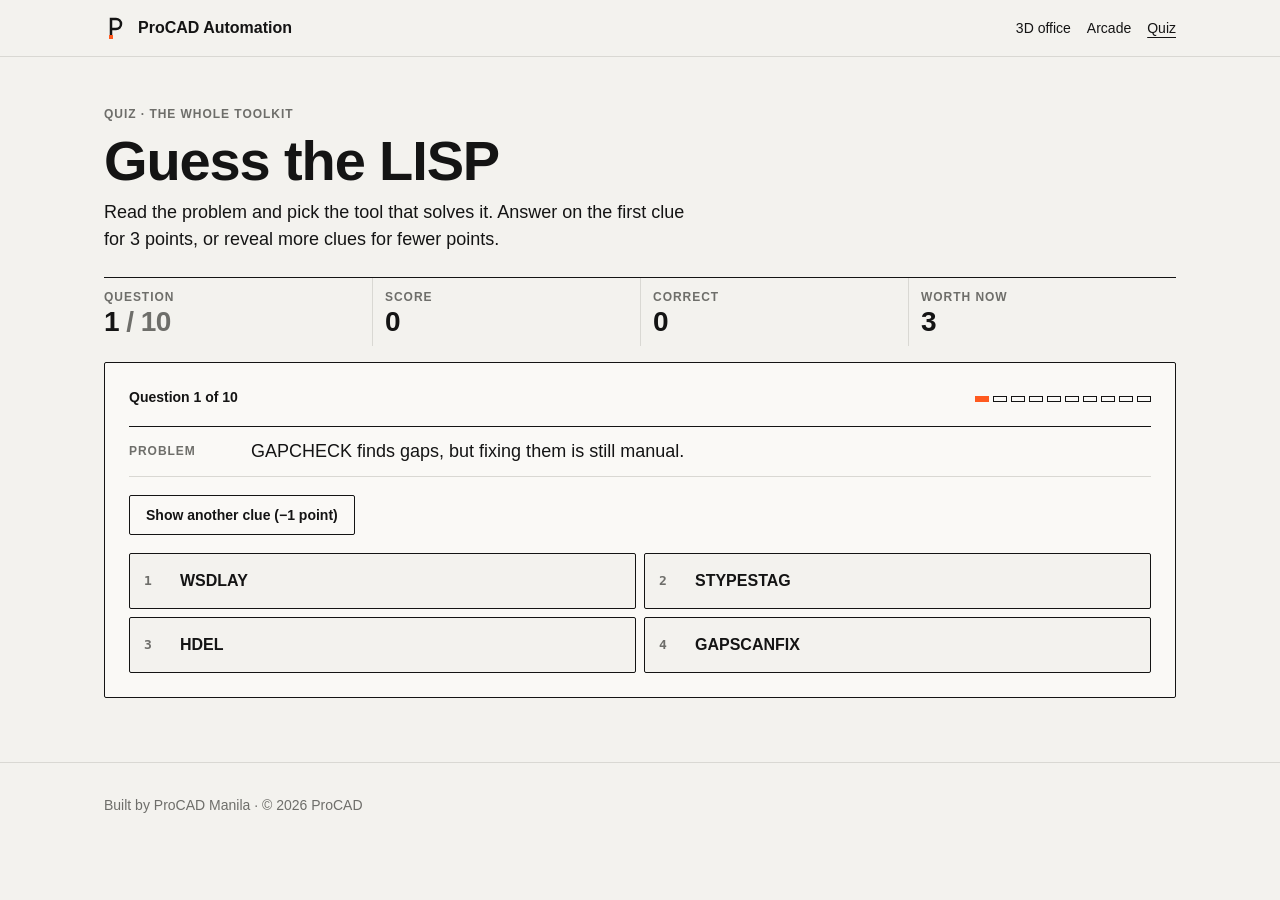
<file: play/quiz.html>
<!DOCTYPE html>
<html lang="en">
<head>
<meta charset="utf-8">
<meta name="viewport" content="width=device-width, initial-scale=1">
<title>Guess the LISP · ProCAD Automation</title>
<meta name="color-scheme" content="light dark">
<link rel="icon" type="image/svg+xml" href="../assets/favicon.svg">
<link rel="stylesheet" href="mini.css">
<style>
  .card { border: 1px solid var(--ink); border-radius: var(--r); background: var(--surface); padding: 24px; display: grid; gap: 18px; }
  .q-top { display: flex; justify-content: space-between; align-items: baseline; gap: 12px; flex-wrap: wrap; }
  .q-num { font-size: 14px; font-weight: 700; }
  .pips { display: flex; gap: 4px; }
  .pip { width: 14px; height: 6px; border: 1px solid var(--ink); }
  .pip.ok { background: var(--ok); border-color: var(--ok); }
  .pip.no { background: var(--red); border-color: var(--red); }
  .pip.now { background: var(--accent); border-color: var(--accent); }
  .clues { display: grid; gap: 0; border-top: 1px solid var(--ink); }
  .clue { display: grid; grid-template-columns: 110px 1fr; gap: 12px; padding: 12px 0; border-bottom: 1px solid var(--grey-2); font-size: 18px; line-height: 1.4; }
  .clue dt { font-size: 12px; font-weight: 700; letter-spacing: var(--track); text-transform: uppercase; color: var(--grey-1); padding-top: 4px; }
  .mask { display: inline-block; background: var(--ink); color: var(--ink); border-radius: 1px; padding: 0 4px; font-family: var(--mono); font-size: 0.8em; user-select: none; }
  .opts { display: grid; grid-template-columns: 1fr 1fr; gap: 8px; }
  .opt { min-height: 56px; display: grid; grid-template-columns: 26px 1fr; align-items: center; gap: 10px; text-align: left; padding: 8px 14px; border: 1px solid var(--ink); border-radius: var(--r); background: var(--paper); cursor: pointer; font-weight: 700; }
  .opt:hover:not([disabled]) { background: var(--ink); color: var(--paper); }
  .opt:hover:not([disabled]) .k { color: var(--accent); }
  .opt .k { font-family: var(--mono); font-size: 13px; color: var(--grey-1); }
  .opt code { font-weight: 400; font-size: 13px; color: var(--grey-1); display: block; }
  .opt:hover:not([disabled]) code { color: inherit; }
  .opt[disabled] { cursor: default; }
  .opt.right { border: 2px solid var(--ok); }
  .opt.wrong { border: 2px solid var(--red); text-decoration: line-through; }
  .feedback { display: grid; gap: 8px; padding: 14px 16px; border-left: 3px solid var(--ok); background: var(--paper); }
  .feedback.bad { border-left-color: var(--red); }
  .feedback h2 { font-size: 22px; font-weight: 700; letter-spacing: -0.02em; }
  .res-list { border-top: 1px solid var(--ink); }
  .res-list li { display: grid; grid-template-columns: 32px 1fr auto; gap: 12px; padding: 10px 0; border-bottom: 1px solid var(--grey-2); align-items: baseline; }
  .res-list .n { color: var(--grey-1); font-size: 13px; }
  .big { font-size: 64px; font-weight: 700; letter-spacing: -0.02em; line-height: 1; }
  @media (max-width: 640px) {
    .card { padding: 16px; }
    .opts { grid-template-columns: 1fr; }
    .clue { grid-template-columns: 1fr; gap: 2px; font-size: 16px; }
    .big { font-size: 48px; }
  }
</style>
</head>
<body>
<header class="bar">
  <div class="bar-in">
    <a class="brand" href="../index.html#play">
      <svg viewBox="0 0 24 24" width="24" height="24" aria-hidden="true" focusable="false"><path class="logo-p" d="M7 21V3H12A5 5 0 0 1 12 13H7"/><rect class="logo-g" x="5" y="19" width="4" height="4"/></svg>
      <span>ProCAD Automation</span>
    </a>
    <nav class="bar-links" aria-label="Games">
      <a href="index.html">3D office</a>
      <a href="arcade.html">Arcade</a>
      <a href="quiz.html" aria-current="page">Quiz</a>
    </nav>
  </div>
</header>

<main class="wrap">
  <div class="head">
    <p class="cap muted">Quiz · the whole toolkit</p>
    <h1 class="title">Guess the LISP</h1>
    <p class="lead">Read the problem and pick the tool that solves it. Answer on the first clue for 3 points, or reveal more clues for fewer points.</p>
  </div>

  <div class="stats">
    <div class="stat"><span class="cap muted">Question</span><b><span id="s-q">1</span><span class="muted"> / <span id="s-n">10</span></span></b></div>
    <div class="stat"><span class="cap muted">Score</span><b id="s-score">0</b></div>
    <div class="stat"><span class="cap muted">Correct</span><b id="s-right">0</b></div>
    <div class="stat"><span class="cap muted">Worth now</span><b id="s-worth">3</b></div>
  </div>

  <section class="card" id="quiz" aria-labelledby="q-h">
    <div class="q-top">
      <h2 class="q-num" id="q-h">Question 1</h2>
      <div class="pips" id="pips" aria-hidden="true"></div>
    </div>
    <dl class="clues" id="clues" aria-live="polite"></dl>
    <div class="row">
      <button type="button" class="btn" id="more">Show another clue (−1 point)</button>
    </div>
    <div class="opts" id="opts" role="group" aria-label="Answer options. Press 1 to 4."></div>
    <div class="feedback" id="fb" hidden role="status" aria-live="polite">
      <h2 id="fb-h"></h2>
      <p id="fb-t"></p>
      <div class="row">
        <button type="button" class="btn btn-accent" id="next">Next question</button>
        <a class="btn" id="fb-link" href="../index.html">Read the guide</a>
      </div>
    </div>
  </section>

  <section class="card" id="result" hidden aria-labelledby="r-h">
    <p class="cap muted">Result</p>
    <h2 class="title" style="font-size:36px" id="r-h">Quiz complete.</h2>
    <p class="big"><span id="r-score">0</span><span class="muted" style="font-size:28px"> / <span id="r-max">30</span></span></p>
    <p id="r-text"></p>
    <ol class="res-list" id="r-list"></ol>
    <div class="row">
      <button type="button" class="btn btn-accent" id="again">Play again</button>
      <a class="btn" href="../index.html#downloads">Browse all tools</a>
    </div>
  </section>
</main>

<footer class="foot"><div class="wrap muted">Built by ProCAD Manila · © 2026 ProCAD</div></footer>
<script src="../script.js"></script>
<script src="quiz.js"></script>
</body>
</html>
</file>
<file: styles.css>
/* =====================================================================
   ProCAD Automation — styles.css
   Swiss grid · Bauhaus primitives · Braun restraint.
   No shadows, no gradients, 0–2px radius, 1px hairlines.
   ===================================================================== */

/* ---------- 1. Tokens ---------- */
:root {
  --paper: #F3F2EE;
  --ink: #141414;
  --grey-1: #6E6E6A;
  --grey-2: #D9D8D3;
  --accent: #FF5A1F;          /* actions + current state only */
  --on-accent: #141414;
  --surface: #FAF9F6;

  --cat-red: #D52B1E;
  --cat-blue: #1C4FA0;
  --cat-yellow: #F2B800;
  --cat-ink: var(--ink);
  --cat-grey: var(--grey-1);

  --font: "Helvetica Neue", Helvetica, Arial, "Segoe UI", sans-serif;
  --mono: ui-monospace, "SF Mono", Menlo, Consolas, "Liberation Mono", monospace;
  --t-0: 0.75rem; --t-1: 1rem; --t-2: 1.333rem; --t-3: 1.777rem; --t-4: 2.369rem; --t-5: 3.157rem; --t-6: 4.209rem; --t-7: 5.61rem;
  --track-display: -0.02em;
  --track-cap: 0.08em;

  --s1: 8px; --s2: 16px; --s3: 24px; --s4: 32px; --s5: 40px; --s6: 48px; --s8: 64px; --s10: 80px; --s12: 96px; --s16: 128px;

  --max: 1320px;
  --gutter: 24px;
  --radius: 2px;
  --nav-h: 56px;
  --rule: 1px solid var(--grey-2);
  --rule-ink: 1px solid var(--ink);

  --ease: cubic-bezier(0.2, 0.8, 0.2, 1);
  --fast: 200ms;
  --slow: 400ms;
}
@media (prefers-color-scheme: dark) {
  :root:not([data-theme="light"]) {
    --paper: #121212; --ink: #EDEBE6; --grey-1: #A3A29D; --grey-2: #2E2D2A; --surface: #1A1A19;
    --cat-red: #E5483C; --cat-blue: #6A93DB; --cat-yellow: #F2B800;
  }
}
:root[data-theme="dark"] {
  --paper: #121212; --ink: #EDEBE6; --grey-1: #A3A29D; --grey-2: #2E2D2A; --surface: #1A1A19;
  --cat-red: #E5483C; --cat-blue: #6A93DB; --cat-yellow: #F2B800;
}

/* ---------- 2. Base ---------- */
*, *::before, *::after { box-sizing: border-box; }
[hidden] { display: none !important; }
html { -webkit-text-size-adjust: 100%; scroll-padding-top: calc(var(--nav-h) + var(--s2)); }
body {
  margin: 0; background: var(--paper); color: var(--ink);
  font: 400 var(--t-1)/1.5 var(--font); font-variant-numeric: tabular-nums;
  -webkit-font-smoothing: antialiased; overflow-x: hidden;
}
body.locked { overflow: hidden; }
h1, h2, h3, h4, p, figure, dl, dd { margin: 0; }
ul, ol { margin: 0; padding: 0; list-style: none; }
svg { display: block; }
code { font-family: var(--mono); font-size: 0.875em; }
a { color: inherit; }
button, input, select { font: inherit; color: inherit; }
:focus-visible { outline: 2px solid var(--ink); outline-offset: 3px; border-radius: 0; }
.sr-only { position: absolute !important; width: 1px; height: 1px; margin: -1px; padding: 0; overflow: hidden; clip: rect(0 0 0 0); white-space: nowrap; border: 0; }
.skip { position: absolute; left: var(--s2); top: -64px; z-index: 100; padding: var(--s1) var(--s2); background: var(--ink); color: var(--paper); }
.skip:focus { top: var(--s1); }
.muted { color: var(--grey-1); }

/* ---------- 3. Grid ---------- */
.wrap { max-width: var(--max); margin: 0 auto; padding: 0 var(--gutter); }
.grid { display: grid; grid-template-columns: repeat(12, minmax(0, 1fr)); column-gap: var(--gutter); }
section { padding: var(--s16) 0 var(--s12); border-top: var(--rule); }
section.hero { border-top: 0; }

/* ---------- 4. Type ---------- */
.d1 { font-size: clamp(var(--t-4), 7.2vw, var(--t-7)); font-weight: 700; line-height: 0.98; letter-spacing: var(--track-display); }
.d2 { font-size: clamp(var(--t-4), 5vw, var(--t-6)); font-weight: 700; line-height: 1; letter-spacing: var(--track-display); }
.d3 { font-size: clamp(var(--t-3), 3vw, var(--t-4)); font-weight: 700; line-height: 1.05; letter-spacing: var(--track-display); }
.d4 { font-size: var(--t-3); font-weight: 700; line-height: 1.1; letter-spacing: var(--track-display); }
#hero-years { display: inline-block; min-width: 9ch; }
.lead { font-size: var(--t-2); line-height: 1.35; max-width: 34ch; }
.cap, .kicker { font-size: var(--t-0); font-weight: 700; letter-spacing: var(--track-cap); text-transform: uppercase; }
.kicker { color: var(--grey-1); }
.sec-n { font-size: var(--t-6); font-weight: 300; line-height: 1; letter-spacing: var(--track-display); color: var(--grey-1); }
.sec-head { display: grid; grid-template-columns: repeat(12, minmax(0, 1fr)); column-gap: var(--gutter); row-gap: var(--s2); align-items: end; margin-bottom: var(--s8); }
.sec-head .sec-n { grid-column: 1 / span 2; }
.sec-head > :not(.sec-n) { grid-column: 3 / span 6; }
.sec-head .sec-sub { grid-column: 9 / span 4; justify-self: start; }
.note { margin-top: var(--s3); font-size: var(--t-0); color: var(--grey-1); }

/* ---------- 5. Controls (Braun) ---------- */
.btn {
  display: inline-flex; align-items: center; justify-content: center; min-height: 40px; padding: 0 var(--s2);
  border: var(--rule-ink); border-radius: var(--radius); background: transparent; font-weight: 700; font-size: 0.875rem;
  text-decoration: none; cursor: pointer; white-space: nowrap;
  transition: background-color var(--fast) var(--ease), color var(--fast) var(--ease);
}
.btn-accent { background: var(--accent); border-color: var(--accent); color: var(--on-accent); }
.btn-accent:hover { background: var(--ink); border-color: var(--ink); color: var(--paper); }
.btn-line:hover { background: var(--ink); color: var(--paper); }
a.btn-dl { background: var(--accent); border-color: var(--accent); color: var(--on-accent); }
a.btn-dl:hover { background: var(--ink); border-color: var(--ink); color: var(--paper); }
.btn[disabled] { border-color: var(--grey-2); color: var(--grey-1); cursor: not-allowed; border-style: dashed; }
.textlink { font-weight: 700; text-decoration: underline; text-decoration-thickness: 1px; text-underline-offset: 4px; }
.textlink:hover { text-decoration-color: var(--accent); }

.switch { display: inline-flex; align-items: center; gap: var(--s1); min-height: 40px; padding: 0; border: 0; background: none; cursor: pointer; font-size: var(--t-0); font-weight: 700; letter-spacing: var(--track-cap); text-transform: uppercase; flex: none; }
.switch-track { position: relative; width: 36px; height: 20px; border: var(--rule-ink); border-radius: 10px; }
.switch-knob { position: absolute; top: 3px; left: 3px; width: 12px; height: 12px; border-radius: 50%; background: var(--ink); transition: transform var(--fast) var(--ease), background-color var(--fast); }
.switch[aria-checked="true"] .switch-knob { transform: translateX(16px); background: var(--accent); }

.seg-ctl { display: inline-flex; flex-wrap: wrap; border: var(--rule-ink); border-radius: var(--radius); }
.seg-ctl button { min-height: 40px; padding: 0 var(--s2); border: 0; border-right: var(--rule-ink); background: transparent; cursor: pointer; font-size: 0.875rem; font-weight: 700; }
.seg-ctl button:last-child { border-right: 0; }
.seg-ctl button[aria-pressed="true"], .seg-ctl button[aria-selected="true"] { background: var(--ink); color: var(--paper); }
.seg-ctl button:focus-visible { outline-offset: -4px; outline-color: var(--accent); }

.chips { display: flex; flex-wrap: wrap; gap: var(--s1); }
.chip { position: relative; display: inline-flex; align-items: center; gap: 6px; min-height: 32px; padding: 0 10px; border: var(--rule); border-radius: var(--radius); background: var(--paper); cursor: pointer; transition: border-color var(--fast), opacity var(--fast); }
.chip code { font-size: 0.8125rem; font-weight: 600; }
.chip:hover, .chip.is-hl { border-color: var(--ink); }
.badges { display: flex; flex-wrap: wrap; gap: 6px; }
.badge { font-size: 0.6875rem; font-weight: 700; letter-spacing: var(--track-cap); text-transform: uppercase; padding: 2px 6px; border: var(--rule); border-radius: var(--radius); color: var(--grey-1); white-space: nowrap; }

/* ---------- 6. Shape markers ---------- */
.mk { flex: none; }
.mk-red { fill: var(--cat-red); }
.mk-blue { fill: var(--cat-blue); }
.mk-yellow { fill: var(--cat-yellow); stroke: var(--ink); stroke-width: 1; }
.mk-ink { fill: var(--cat-ink); }
.mk-grey { fill: var(--cat-grey); }
.mk-outline { fill: none; stroke: var(--ink); stroke-width: 1.5; }
.seg-red { fill: var(--cat-red); } .seg-blue { fill: var(--cat-blue); } .seg-yellow { fill: var(--cat-yellow); }
.seg-ink { fill: var(--cat-ink); } .seg-grey { fill: var(--cat-grey); }
.seg-outline { fill: var(--paper); stroke: var(--ink); stroke-width: 1; vector-effect: non-scaling-stroke; }
.seg-outline-fill { fill: none; stroke: var(--ink); stroke-width: 1; stroke-dasharray: 4 4; }

/* ---------- 7. Navigation ---------- */
.nav { position: sticky; top: 0; z-index: 40; background: var(--paper); border-bottom: var(--rule); }
.nav-in { height: var(--nav-h); display: flex; align-items: center; gap: var(--s3); }
.brand { display: inline-flex; align-items: center; gap: 10px; font-weight: 700; letter-spacing: -0.01em; text-decoration: none; white-space: nowrap; }
.logo-p { fill: none; stroke: var(--ink); stroke-width: 2.5; stroke-linejoin: miter; stroke-linecap: butt; }
.logo-g { fill: var(--accent); }
.nav nav { margin-left: auto; min-width: 0; }
.nav-links { display: flex; gap: var(--s3); }
.nav-links a { position: relative; display: block; padding: var(--s1) 0 var(--s1) 14px; font-size: 0.875rem; text-decoration: none; white-space: nowrap; }
.nav-links a::before { content: ""; position: absolute; left: 0; top: 50%; width: 6px; height: 6px; margin-top: -3px; border-radius: 50%; background: transparent; transition: background-color var(--fast); }
.nav-links a.is-on::before { background: var(--accent); }
.nav-links a:hover { text-decoration: underline; text-underline-offset: 4px; }

/* ---------- 8. Hero ---------- */
.hero { padding: var(--s12) 0; }
.hero-text { grid-column: 1 / span 7; display: flex; flex-direction: column; gap: var(--s4); padding-top: var(--s4); }
.hero-text .d1 { max-width: 9.5em; }
.actions { display: flex; flex-wrap: wrap; align-items: center; gap: var(--s3); }
.hero-fig { grid-column: 8 / span 5; align-self: start; margin-top: var(--s12); display: grid; gap: var(--s2); }
.plan { width: 100%; height: auto; aspect-ratio: 4 / 3; }
.wall { fill: none; stroke: var(--ink); stroke-width: 2; }
.wall-in { stroke-width: 1; }
.grips rect { fill: var(--paper); stroke: var(--ink); stroke-width: 1; }
.hero-key { min-height: 44px; align-content: flex-start; display: flex; flex-wrap: wrap; gap: var(--s1) var(--s2); font-size: var(--t-0); color: var(--grey-1); }
.hero-key li { display: inline-flex; align-items: center; gap: 6px; }

/* ---------- 9. Story axis ---------- */
.axis { --cols: 12; display: grid; grid-template-columns: repeat(var(--cols), minmax(0, 1fr)); position: relative; }
.ruler { grid-column: 1 / -1; grid-row: 1; display: grid; grid-template-columns: repeat(var(--cols), minmax(0, 1fr)); border-bottom: var(--rule-ink); }
.tick { position: relative; height: 48px; border-left: var(--rule); }
.tick-year { border-left: var(--rule-ink); }
.tick b { position: absolute; left: 6px; top: 0; font-size: 0.875rem; }
.tick i { position: absolute; left: 6px; bottom: 6px; font-style: normal; font-size: 0.6875rem; color: var(--grey-1); }
.tick::after { content: ""; position: absolute; left: -1px; bottom: 0; width: 1px; height: 8px; background: var(--ink); }
.node {
  grid-row: 2; position: relative; display: flex; flex-direction: column; align-items: flex-start; gap: 6px;
  padding: var(--s2) 6px var(--s3); border: 0; background: none; cursor: pointer; text-align: left; min-width: 0;
}
.node::before { content: ""; position: absolute; left: 12px; top: -1px; width: 1px; height: 16px; background: var(--ink); }
.node-span { border-top: 3px solid var(--ink); margin-top: -2px; }
.node-mark { padding-top: 6px; position: relative; }
.node-q { font-size: var(--t-0); font-weight: 700; letter-spacing: var(--track-cap); text-transform: uppercase; color: var(--grey-1); }
.node-t { font-size: 0.8125rem; line-height: 1.25; font-weight: 700; overflow-wrap: anywhere; }
.node:hover .node-t { text-decoration: underline; text-underline-offset: 3px; }
.node.is-on .node-q { color: var(--ink); }
.node.is-on .node-mark::after { content: ""; position: absolute; left: 50%; top: -6px; width: 6px; height: 6px; margin-left: -3px; border-radius: 50%; background: var(--accent); }
.chapter { grid-column: 1 / -1; grid-row: 3; display: grid; grid-template-columns: repeat(12, minmax(0, 1fr)); column-gap: var(--gutter); padding-top: var(--s5); border-top: var(--rule); }
.ch-text { grid-column: 1 / span 7; display: flex; flex-direction: column; gap: var(--s2); align-items: flex-start; }
.ch-h { font-size: var(--t-4); font-weight: 700; line-height: 1.05; letter-spacing: var(--track-display); }
.ch-p { font-size: var(--t-2); line-height: 1.4; max-width: 38ch; }
.ch-fig { grid-column: 9 / span 4; align-self: start; display: grid; gap: var(--s1); }
.dg { width: 100%; height: auto; color: var(--ink); }
.dg-acc { fill: var(--accent); }
.dg-arr { color: var(--grey-1); }
.dg-t { font-size: 8px; letter-spacing: 0.12em; fill: var(--grey-1); font-family: var(--font); }
.ch-fig figcaption { font-size: var(--t-0); color: var(--grey-1); }
.motion .chapter:not([hidden]) { animation: rise var(--slow) var(--ease); }

/* ---------- 10. Toolkit ---------- */
.toolkit .grid + .grid { margin-top: var(--s10); padding-top: var(--s4); border-top: var(--rule); }
.kit-label { grid-column: 1 / span 3; display: grid; gap: var(--s1); align-content: start; font-size: 0.875rem; }
.kit-body { grid-column: 4 / -1; min-width: 0; }
.comp-bar { border: var(--rule-ink); }
.comp-bar svg { width: 100%; height: 32px; }
.comp-table { width: 100%; border-collapse: collapse; margin-top: var(--s3); font-size: 0.875rem; }
.comp-table th, .comp-table td { padding: 10px var(--s1) 10px 0; border-bottom: var(--rule); text-align: left; font-weight: 400; }
.comp-table thead th { font-size: var(--t-0); font-weight: 700; letter-spacing: var(--track-cap); text-transform: uppercase; color: var(--grey-1); border-bottom: var(--rule-ink); }
.comp-table tfoot th, .comp-table tfoot td { font-weight: 700; border-bottom: 0; border-top: var(--rule-ink); }
.comp-table .num { text-align: right; width: 4.5em; }
.comp-table td:nth-child(2) { width: 28px; }
.pipe { display: grid; grid-template-columns: repeat(5, minmax(0, 1fr)); border-top: 2px solid var(--ink); }
.stage { position: relative; padding: var(--s2) var(--s2) var(--s2) 0; border-right: var(--rule); min-width: 0; }
.stage + .stage { padding-left: var(--s2); }
.stage:last-child { border-right: 0; }
.stage::before { content: ""; position: absolute; left: -1px; top: -8px; width: 1px; height: 14px; background: var(--ink); }
.stage:first-child::before { left: 0; }
.stage-h { display: flex; align-items: baseline; gap: var(--s1); margin-bottom: var(--s2); }
.stage-n { font-size: var(--t-0); color: var(--grey-1); }
.stage-t { font-weight: 700; flex: 1; }
.stage-c { font-weight: 700; }
.stage .chips { flex-direction: column; align-items: flex-start; gap: 6px; }
.pipe.has-hl .pchip:not(.is-hl) { opacity: 0.35; }
.pchip.is-hl { border-color: var(--ink); }
.pchip.is-hl::before { content: ""; position: absolute; left: -1px; top: -1px; bottom: -1px; width: 3px; background: var(--accent); }
.ratio-wrap { display: grid; grid-template-columns: minmax(0, 6fr) minmax(0, 3fr); column-gap: var(--gutter); align-items: end; }
.ratio svg { width: 100%; max-width: 420px; height: auto; }
.r-a { fill: var(--ink); } .r-b { fill: none; stroke: var(--ink); stroke-width: 1.5; } .r-base { stroke: var(--ink); stroke-width: 1; }
.ratio-key { display: grid; gap: var(--s2); }
.ratio-key div { display: grid; gap: 4px; border-top: var(--rule-ink); padding-top: var(--s1); }
.ratio-key dt { display: flex; align-items: center; gap: var(--s1); font-size: var(--t-0); font-weight: 700; letter-spacing: var(--track-cap); text-transform: uppercase; }
.ratio-key dd { font-size: var(--t-3); font-weight: 700; letter-spacing: var(--track-display); }
.sw { width: 12px; height: 12px; display: inline-block; border: var(--rule-ink); }
.sw-a { background: var(--ink); }

/* ---------- 11. Play ---------- */
.games { border-top: var(--rule-ink); }
.game { display: grid; grid-template-columns: 40px 24px minmax(0, 1fr) 140px auto; column-gap: var(--gutter); align-items: center; padding: var(--s3) 0; border-bottom: var(--rule); }
.g-n { font-size: var(--t-2); font-weight: 300; color: var(--grey-1); }
.g-text { display: grid; gap: 4px; }
.g-text h3 { font-size: var(--t-2); font-weight: 700; letter-spacing: var(--track-display); }
.g-text p { max-width: 60ch; }
.g-cmd { font-weight: 700; color: var(--grey-1); }

/* ---------- 12. Downloads ---------- */
.filters { display: grid; grid-template-columns: repeat(12, minmax(0, 1fr)); column-gap: var(--gutter); row-gap: var(--s3); padding: var(--s3) 0; border-top: var(--rule-ink); border-bottom: var(--rule); }
.filters > div { display: grid; gap: var(--s1); align-content: start; min-width: 0; }
.f-search { grid-column: 1 / span 6; }
.f-type { grid-column: 7 / span 3; }
.f-sort { grid-column: 10 / span 3; }
.f-cats { grid-column: 1 / -1; }
.filters input, .filters select { width: 100%; min-height: 40px; padding: 0 var(--s1); border: 0; border-bottom: var(--rule-ink); border-radius: 0; background: transparent; }
.filters input::placeholder { color: var(--grey-1); opacity: 1; }
.filters select option { background: var(--paper); color: var(--ink); }
.fchips { display: flex; flex-wrap: wrap; gap: var(--s1); }
.fchip { position: relative; display: inline-flex; align-items: center; gap: 6px; min-height: 32px; padding: 0 10px; border: var(--rule); border-radius: var(--radius); background: transparent; cursor: pointer; font-size: 0.8125rem; }
.fchip:hover { border-color: var(--ink); }
.fchip[aria-pressed="true"] { border-color: var(--ink); font-weight: 700; }
.fchip[aria-pressed="true"]::after { content: ""; position: absolute; left: -1px; right: -1px; bottom: -1px; height: 2px; background: var(--accent); }
.count { margin: var(--s3) 0 var(--s1); font-size: var(--t-0); font-weight: 700; letter-spacing: var(--track-cap); text-transform: uppercase; color: var(--grey-1); }
.list-head, .row { display: grid; grid-template-columns: 24px minmax(0, 3fr) minmax(0, 4fr) minmax(0, 2fr) auto; column-gap: var(--gutter); align-items: start; }
.list-head { padding: var(--s1) 0; border-bottom: var(--rule-ink); font-size: var(--t-0); font-weight: 700; letter-spacing: var(--track-cap); text-transform: uppercase; color: var(--grey-1); }
.row { padding: var(--s2) 0; border-bottom: var(--rule); }
.r-mk { padding-top: 5px; }
.r-name h3 { font-size: var(--t-1); font-weight: 700; overflow-wrap: anywhere; }
.r-name code { color: var(--grey-1); }
.r-desc { font-size: 0.875rem; }
.r-meta { display: flex; flex-wrap: wrap; gap: 6px; align-items: center; font-size: 0.8125rem; }
.r-type { font-weight: 700; margin-right: 4px; }
.r-date { color: var(--grey-1); margin-right: 4px; }
.r-act { display: flex; gap: var(--s1); }
.empty { display: grid; grid-template-columns: auto 1fr; gap: var(--s4); padding: var(--s8) 0; border-bottom: var(--rule); align-items: start; }
.empty > div { display: grid; gap: var(--s2); justify-items: start; }
.empty svg { color: var(--grey-1); }

/* ---------- 13. Install ---------- */
.install-head { grid-column: 1 / span 4; display: grid; gap: var(--s2); align-content: start; }
.install-body { grid-column: 5 / -1; display: grid; gap: var(--s4); min-width: 0; }
.seg-tabs { display: grid; grid-template-columns: repeat(4, minmax(0, 1fr)); }
.seg-tabs button { padding: 10px var(--s2); text-align: left; line-height: 1.3; }
.panel { display: grid; gap: var(--s3); max-width: 62ch; }
.panel:focus-visible { outline-offset: 8px; }
.panel-lead { font-size: var(--t-2); line-height: 1.35; }
/* Number sits in the left gutter so inline <code> (APPLOAD, paths) stays in the sentence */
.steps { counter-reset: n; border-top: var(--rule-ink); }
.steps li { counter-increment: n; position: relative; padding: 12px 0 12px 40px; border-bottom: var(--rule); }
.steps li::before { content: counter(n, decimal-leading-zero); position: absolute; left: 0; top: 14px; font-size: 0.875rem; font-weight: 700; color: var(--grey-1); }
.steps code { white-space: nowrap; }
.note-rule, .before { border-left: 2px solid var(--accent); padding: 2px 0 2px var(--s2); }
.trouble { border-top: var(--rule-ink); }
.trouble div { display: grid; grid-template-columns: minmax(0, 2fr) minmax(0, 3fr); column-gap: var(--gutter); padding: var(--s2) 0; border-bottom: var(--rule); }
.trouble dt { font-weight: 700; }
.tn { display: inline-block; width: 32px; color: var(--grey-1); font-size: 0.875rem; }

/* ---------- 14. Footer ---------- */
.foot { border-top: var(--rule); padding: var(--s12) 0 var(--s16); }
.foot-in { display: grid; grid-template-columns: repeat(12, minmax(0, 1fr)); column-gap: var(--gutter); row-gap: var(--s1); font-size: 0.875rem; }
.brand-foot { grid-column: 1 / span 6; }
.foot-in p:nth-child(2) { grid-column: 7 / span 3; }
.foot-in p:nth-child(3) { grid-column: 10 / span 3; }

/* ---------- 15. Tool sheet ---------- */
.scrim { position: fixed; inset: 0; z-index: 60; background: rgba(20, 20, 20, 0.45); }
.sheet { position: fixed; top: 0; right: 0; bottom: 0; z-index: 70; width: min(960px, 100%); display: flex; flex-direction: column; background: var(--paper); border-left: var(--rule-ink); }
.motion .sheet { transform: translateX(16px); opacity: 0; transition: transform 240ms var(--ease), opacity 240ms var(--ease); }
.motion .sheet.is-open { transform: none; opacity: 1; }
.s-head { display: flex; justify-content: space-between; gap: var(--s3); padding: var(--s4) var(--s4) var(--s3); border-bottom: var(--rule-ink); }
.s-id { display: grid; gap: var(--s1); min-width: 0; }
.s-id h2 { overflow-wrap: anywhere; }
.s-cat { display: flex; align-items: center; gap: var(--s1); color: var(--grey-1); }
.s-sec { font-weight: 400; margin-right: var(--s1); }
.s-cmd code { font-size: var(--t-1); font-weight: 600; }
.close { width: 40px; height: 40px; flex: none; display: grid; place-items: center; border: var(--rule-ink); border-radius: var(--radius); background: transparent; cursor: pointer; }
.close:hover { background: var(--ink); color: var(--paper); }
.s-body { flex: 1; overflow-y: auto; display: grid; grid-template-columns: minmax(0, 5fr) minmax(0, 7fr); }
.s-left { padding: var(--s4); border-right: var(--rule); }
.s-right { padding: var(--s4); display: grid; gap: var(--s3); align-content: start; }
.s-story { display: grid; gap: var(--s4); }
.s-story li { display: grid; grid-template-columns: 40px 1fr; row-gap: 6px; }
.s-n { grid-row: span 2; font-size: var(--t-2); font-weight: 300; color: var(--grey-1); line-height: 1; }
.before { display: grid; gap: 6px; }
.s-file { display: flex; flex-wrap: wrap; gap: var(--s1); align-items: baseline; color: var(--grey-1); font-size: 0.875rem; }
.s-media { border: var(--rule-ink); }
.s-media img { width: 100%; height: auto; display: block; }
.term { width: 100%; height: auto; }
.t-bg { fill: var(--surface); }
.t-rule { stroke: var(--grey-2); }
.t-dim { fill: var(--grey-1); font: 14px var(--mono); }
.t-txt { fill: var(--ink); font: 16px var(--mono); }
.t-cmd { font-weight: 700; }
.t-caret { fill: var(--accent); }
.motion .t-caret { animation: blink 1s steps(1) infinite; }

/* ---------- 16. Motion ---------- */
@keyframes rise { from { opacity: 0; transform: translateY(8px); } to { opacity: 1; transform: none; } }
@keyframes draw { to { stroke-dashoffset: 0; } }
@keyframes appear { to { opacity: 1; } }
@keyframes blink { 50% { opacity: 0; } }
.motion .reveal { opacity: 0; transform: translateY(8px); transition: opacity 300ms var(--ease), transform 300ms var(--ease); }
.motion .reveal.in { opacity: 1; transform: none; }
.motion .wall { stroke-dasharray: 1; stroke-dashoffset: 1; animation: draw 1.2s var(--ease) forwards; }
.motion .wall-in { animation-delay: 0.6s; }
.motion .room { opacity: 0; animation: appear 300ms var(--ease) forwards; }
.motion .rooms .room:nth-child(1) { animation-delay: 1.9s; }
.motion .rooms .room:nth-child(2) { animation-delay: 2.15s; }
.motion .rooms .room:nth-child(3) { animation-delay: 2.4s; }
.motion .rooms .room:nth-child(4) { animation-delay: 2.65s; }
.motion .rooms .room:nth-child(5) { animation-delay: 2.9s; }
.motion .rooms .room:nth-child(6) { animation-delay: 3.15s; }
.motion .rooms .room:nth-child(7) { animation-delay: 3.4s; }

/* ---------- 17. Responsive ---------- */
@media (max-width: 1023px) {
  .hero-text { grid-column: 1 / -1; }
  .hero-fig { grid-column: 1 / span 9; margin-top: var(--s8); }
  .hero-key { min-height: 66px; }
  .sec-head .sec-n { grid-column: 1 / -1; }
  .sec-head > :not(.sec-n), .sec-head .sec-sub { grid-column: 1 / span 9; }
  .kit-label, .kit-body { grid-column: 1 / -1; }
  .kit-label { margin-bottom: var(--s3); }
  .pipe { grid-template-columns: repeat(3, minmax(0, 1fr)); row-gap: var(--s3); }
  .stage:nth-child(3) { border-right: 0; }
  .stage:nth-child(4) { padding-left: 0; }
  .install-head, .install-body { grid-column: 1 / -1; }
  .install-head { margin-bottom: var(--s5); }
  .seg-tabs { grid-template-columns: repeat(2, minmax(0, 1fr)); }
  .seg-tabs button:nth-child(2) { border-right: 0; }
  .seg-tabs button:nth-child(-n+2) { border-bottom: var(--rule-ink); }
  .s-body { grid-template-columns: 1fr; }
  .s-left { border-right: 0; border-bottom: var(--rule); }
  .list-head, .row { grid-template-columns: 24px minmax(0, 3fr) minmax(0, 4fr) auto; }
  .list-head span:nth-child(4) { display: none; }
  .r-meta { grid-column: 2 / span 2; grid-row: 2; padding-top: var(--s1); }
  .r-act { grid-column: 4; grid-row: 1; }
  .ch-text { grid-column: 1 / span 12; }
  .ch-fig { grid-column: 1 / span 8; margin-top: var(--s4); }
  .nav-links { gap: var(--s2); }
  .game { grid-template-columns: 32px 20px minmax(0, 1fr) auto; }
  .g-cmd { display: none; }
}
@media (max-width: 767px) {
  :root { --gutter: 16px; --nav-h: 52px; }
  section { padding: var(--s10) 0 var(--s8); }
  .sec-n { font-size: var(--t-5); }
  .nav-in { gap: 12px; }
  .brand span { display: none; }
  .nav-links { gap: 12px; }
  .nav-links a { font-size: 0.8125rem; padding-left: 9px; }
  .nav-links a::before { width: 5px; height: 5px; margin-top: -2.5px; }
  .switch-l { position: absolute; width: 1px; height: 1px; overflow: hidden; clip: rect(0 0 0 0); }
  .hero-fig { grid-column: 1 / -1; }

  .axis { grid-template-columns: 1fr; border-left: var(--rule-ink); margin-left: 8px; }
  .ruler { display: none; }
  .node, .chapter { grid-column: 1 !important; grid-row: auto; }
  .node { flex-direction: row; flex-wrap: wrap; align-items: center; column-gap: var(--s2); row-gap: 2px; padding: var(--s2) 0 var(--s2) var(--s3); border-top: 0; margin: 0; }
  .node::before { display: none; }
  .node-mark { position: absolute; left: -8px; top: 50%; transform: translateY(-50%); background: var(--paper); padding: 2px 0; }
  .node-span .node-mark { left: -10px; }
  .node.is-on .node-mark::after { left: auto; right: -14px; top: 50%; margin: -3px 0 0; }
  .node-q { width: 100%; }
  .node-t { font-size: var(--t-1); }
  .chapter { grid-template-columns: 1fr; padding: 0 0 var(--s4) var(--s3); border-top: 0; }
  .ch-text, .ch-fig { grid-column: 1; }
  .ch-h { font-size: var(--t-3); }
  .ch-p { font-size: var(--t-1); }

  .pipe { grid-template-columns: 1fr; border-top-width: 1px; }
  .stage, .stage + .stage { border-right: 0; border-bottom: var(--rule); padding: var(--s2) 0; }
  .stage::before { display: none; }
  .stage .chips { flex-direction: row; flex-wrap: wrap; }
  .ratio-wrap { grid-template-columns: 1fr; row-gap: var(--s3); }
  .game { grid-template-columns: 20px minmax(0, 1fr); row-gap: var(--s2); }
  .g-n { display: none; }
  .game .btn { grid-column: 2; justify-self: start; }
  .f-search, .f-type, .f-sort { grid-column: 1 / -1; }
  .list-head { display: none !important; }
  .row { grid-template-columns: 20px minmax(0, 1fr); row-gap: var(--s1); }
  .r-name, .r-desc, .r-meta, .r-act { grid-column: 2; grid-row: auto; padding-top: 0; }
  .r-act { padding-top: var(--s1); }
  .empty { grid-template-columns: 1fr; }
  .seg-tabs { grid-template-columns: 1fr; }
  .seg-tabs button { border-right: 0; border-bottom: var(--rule-ink); }
  .seg-tabs button:last-child { border-bottom: 0; }
  .trouble div { grid-template-columns: 1fr; row-gap: 4px; }
  .foot-in p { grid-column: 1 / -1 !important; }
  .s-head, .s-left, .s-right { padding-left: var(--s2); padding-right: var(--s2); }
  .comp-table th, .comp-table td { padding-right: 4px; }
}
@media (max-width: 419px) {
  .nav-in { gap: 8px; padding: 0 12px; }
  .nav-links { gap: 7px; }
  .nav-links a { font-size: 0.71875rem; padding-left: 0; }
  .nav-links a::before { left: 50%; top: auto; bottom: 1px; margin: 0 0 0 -2.5px; }
  .switch-track { width: 32px; }
  .switch[aria-checked="true"] .switch-knob { transform: translateX(12px); }
  .steps code { white-space: normal; overflow-wrap: anywhere; }
}

/* ---------- 18. Reduced motion ---------- */
@media (prefers-reduced-motion: reduce) {
  *, *::before, *::after { animation: none !important; transition: none !important; scroll-behavior: auto !important; }
  .reveal, .room { opacity: 1 !important; transform: none !important; }
  .wall { stroke-dasharray: none !important; stroke-dashoffset: 0 !important; }
}
</file>
<file: play/styles.css>
/* ProCAD Office — UI layer. Same tokens as the ProCAD Automation site. */
:root {
  --paper: #F3F2EE; --ink: #141414; --grey-1: #6E6E6A; --grey-2: #D9D8D3; --accent: #FF5A1F;
  --font: "Helvetica Neue", Helvetica, Arial, "Segoe UI", sans-serif;
  --mono: ui-monospace, "SF Mono", Menlo, Consolas, monospace;
  --track: 0.08em; --r: 2px;
}
@media (prefers-color-scheme: dark) {
  :root { --paper: #121212; --ink: #EDEBE6; --grey-1: #A3A29D; --grey-2: #2E2D2A; }
}
*, *::before, *::after { box-sizing: border-box; }
[hidden] { display: none !important; }
html, body { height: 100%; margin: 0; }
body { background: #DBD9D3; color: var(--ink); font: 400 16px/1.45 var(--font); overflow: hidden; -webkit-font-smoothing: antialiased; }
h1, h2, p, dl, dd { margin: 0; }
code { font-family: var(--mono); }
button { font: inherit; color: inherit; }
:focus-visible { outline: 2px solid var(--accent); outline-offset: 2px; }
.sr-only { position: absolute; width: 1px; height: 1px; overflow: hidden; clip: rect(0 0 0 0); white-space: nowrap; }
.cap { font-size: 11px; font-weight: 700; letter-spacing: var(--track); text-transform: uppercase; }
.muted { color: var(--grey-1); }

.app { position: relative; width: 100%; height: 100vh; height: 100dvh; overflow: hidden; }
#scene { position: absolute; inset: 0; width: 100%; height: 100%; display: block; outline: none; cursor: crosshair; touch-action: none; }

/* HUD */
.hud { position: absolute; inset: 0; pointer-events: none; }
.hud-tl, .hud-tr, .card, .prompt { pointer-events: auto; }
.hud-tl { position: absolute; top: 16px; left: 16px; background: var(--paper); border: 1px solid var(--ink); border-radius: var(--r); padding: 10px 14px; display: grid; gap: 2px; min-width: 132px; }
.count { font-size: 40px; font-weight: 700; line-height: 1; letter-spacing: -0.02em; font-variant-numeric: tabular-nums; }
.of { font-size: 20px; color: var(--grey-1); font-weight: 400; }
.hud-tr { position: absolute; top: 16px; right: 16px; border: 1px solid var(--ink); border-radius: var(--r); background: #F3F2EE; line-height: 0; }
#map { width: 200px; height: 143px; }
.prompt { position: absolute; left: 50%; bottom: 28px; transform: translateX(-50%); background: var(--paper); border: 1px solid var(--ink); border-left: 3px solid var(--accent); padding: 8px 14px; font-weight: 700; font-size: 14px; white-space: nowrap; }
.bubble { position: absolute; left: 0; top: 0; max-width: 240px; background: #FFFFFF; color: #141414; border: 1px solid #141414; border-radius: var(--r); padding: 8px 12px; font-size: 14px; line-height: 1.35; will-change: transform; }
.bubble::after { content: ""; position: absolute; left: 50%; bottom: -7px; width: 12px; height: 12px; margin-left: -6px; background: #FFFFFF; border-right: 1px solid #141414; border-bottom: 1px solid #141414; transform: rotate(45deg); }

/* tool card */
.card { position: absolute; right: 16px; bottom: 16px; width: min(380px, calc(100% - 32px)); background: var(--paper); border: 1px solid var(--ink); border-radius: var(--r); padding: 16px 18px 18px; display: grid; gap: 8px; }
.card-head { display: flex; justify-content: space-between; align-items: center; }
.card-cat { display: flex; align-items: center; gap: 8px; }
.card-cat svg { display: block; }
.card-name { font-size: 28px; font-weight: 700; letter-spacing: -0.02em; line-height: 1.05; }
.card code { font-size: 14px; font-weight: 700; color: var(--grey-1); }
.card-desc { font-size: 15px; }
.card-dl { display: grid; gap: 8px; border-top: 1px solid var(--ink); padding-top: 10px; }
.card-dl div { display: grid; gap: 2px; font-size: 14px; }
.card-dl .why { border-left: 2px solid var(--accent); padding-left: 10px; }
.close { width: 32px; height: 32px; display: grid; place-items: center; border: 1px solid var(--ink); border-radius: var(--r); background: transparent; cursor: pointer; }

/* panels */
.panel { position: absolute; inset: 0; display: grid; place-items: center; padding: 16px; background: rgba(20, 20, 20, 0.35); }
.panel-in { width: min(520px, 100%); max-height: 100%; overflow: auto; background: var(--paper); border: 1px solid var(--ink); border-radius: var(--r); padding: 28px; display: grid; gap: 16px; }
.title { font-size: clamp(30px, 6vw, 48px); font-weight: 700; line-height: 1; letter-spacing: -0.02em; }
.lead { font-size: 17px; max-width: 42ch; }
.big { font-size: 64px; font-weight: 700; letter-spacing: -0.02em; line-height: 1; font-variant-numeric: tabular-nums; }
.keys { display: grid; grid-template-columns: 1fr 1fr; border-top: 1px solid var(--ink); }
.keys div { display: grid; grid-template-columns: 72px 1fr; gap: 8px; padding: 8px 0; border-bottom: 1px solid var(--grey-2); font-size: 14px; }
.keys div:nth-child(odd) { padding-right: 12px; }
.keys dt { font-family: var(--mono); font-weight: 700; font-size: 13px; }
.row { display: flex; flex-wrap: wrap; gap: 8px; }
.btn { min-height: 44px; padding: 0 20px; border: 1px solid var(--ink); border-radius: var(--r); background: transparent; font-weight: 700; cursor: pointer; justify-self: start; }
.btn-accent { background: var(--accent); border-color: var(--accent); color: #141414; }
.btn-accent:hover { background: var(--ink); border-color: var(--ink); color: var(--paper); }

/* game picker */
.back { color: var(--grey-1); text-decoration: none; }
.back:hover { color: var(--ink); text-decoration: underline; }
.modes { display: grid; grid-template-columns: repeat(3, minmax(0, 1fr)); border: 1px solid var(--ink); border-radius: var(--r); }
.modes button { min-height: 52px; padding: 8px 10px; border: 0; border-right: 1px solid var(--ink); background: transparent; cursor: pointer; font-weight: 700; font-size: 14px; text-align: left; display: grid; gap: 2px; line-height: 1.2; }
.modes button:last-child { border-right: 0; }
.modes button[aria-pressed="true"] { background: var(--ink); color: var(--paper); }
.modes button:focus-visible { outline-offset: -4px; }
.m-n { font-size: 11px; font-weight: 400; color: var(--grey-1); }
.modes button[aria-pressed="true"] .m-n { color: var(--accent); }
.hint { position: absolute; left: 50%; top: 16px; transform: translateX(-50%); background: var(--ink); color: var(--paper); padding: 8px 14px; font-weight: 700; font-size: 14px; white-space: nowrap; border-left: 3px solid var(--accent); }
kbd { font-family: var(--mono); background: var(--accent); color: #141414; padding: 1px 6px; margin-right: 6px; border-radius: 2px; }

.more { color: var(--grey-1); }
.more a { color: var(--ink); }

/* touch */
.touch { position: absolute; inset: 0; pointer-events: auto; touch-action: none; }
.stick { position: absolute; left: 24px; bottom: 24px; width: 120px; height: 120px; border: 1px solid #141414; border-radius: 50%; background: rgba(243, 242, 238, 0.55); display: grid; place-items: center; }
.knob { width: 48px; height: 48px; border-radius: 50%; background: #141414; }
.tbtns { position: absolute; right: 20px; bottom: 24px; display: flex; gap: 10px; }
.tbtn { width: 60px; height: 60px; border: 1px solid #141414; border-radius: 50%; background: #F3F2EE; color: #141414; font-weight: 700; font-size: 13px; }
.tbtn-accent { background: var(--accent); }
.tbtn-ink { background: #141414; color: #F3F2EE; }

@media (max-width: 640px) {
  .hud-tl { top: 10px; left: 10px; padding: 8px 10px; min-width: 0; }
  .count { font-size: 30px; }
  .hud-tr { top: 10px; right: 10px; }
  #map { width: 140px; height: 100px; }
  .keys { grid-template-columns: 1fr; }
  .keys div:nth-child(odd) { padding-right: 0; }
  .panel-in { padding: 20px; }
  .card { right: 10px; bottom: 100px; width: calc(100% - 20px); }
  .prompt { bottom: 160px; }
  .hint { top: auto; bottom: 200px; white-space: normal; width: calc(100% - 20px); }
  .modes { grid-template-columns: 1fr; }
  .modes button { border-right: 0; border-bottom: 1px solid var(--ink); }
  .modes button:last-child { border-bottom: 0; }
}
@media (prefers-reduced-motion: reduce) { * { transition: none !important; animation: none !important; } }
</file>
<file: play/mini.css>
/* ProCAD Automation — shared styles for the 2D game and the quiz. Same tokens as the site. */
:root {
  --paper: #F3F2EE; --ink: #141414; --grey-1: #6E6E6A; --grey-2: #D9D8D3; --accent: #FF5A1F; --surface: #FAF9F6;
  --blue: #1C4FA0; --red: #D52B1E; --ok: #1F7A4D;
  --font: "Helvetica Neue", Helvetica, Arial, "Segoe UI", sans-serif;
  --mono: ui-monospace, "SF Mono", Menlo, Consolas, monospace;
  --track: 0.08em; --r: 2px; --gutter: 24px;
}
@media (prefers-color-scheme: dark) {
  :root:not([data-theme="light"]) { --paper: #121212; --ink: #EDEBE6; --grey-1: #A3A29D; --grey-2: #2E2D2A; --surface: #1A1A19; --blue: #6A93DB; --red: #E5483C; --ok: #4CC38A; }
}
:root[data-theme="dark"] { --paper: #121212; --ink: #EDEBE6; --grey-1: #A3A29D; --grey-2: #2E2D2A; --surface: #1A1A19; --blue: #6A93DB; --red: #E5483C; --ok: #4CC38A; }

*, *::before, *::after { box-sizing: border-box; }
[hidden] { display: none !important; }
html { -webkit-text-size-adjust: 100%; }
body { margin: 0; background: var(--paper); color: var(--ink); font: 400 16px/1.5 var(--font); font-variant-numeric: tabular-nums; -webkit-font-smoothing: antialiased; overflow-x: hidden; }
h1, h2, h3, p, ol, ul, dl, dd { margin: 0; }
ol, ul { padding: 0; list-style: none; }
code { font-family: var(--mono); font-size: 0.9em; }
a { color: inherit; }
button, input { font: inherit; color: inherit; }
:focus-visible { outline: 2px solid var(--accent); outline-offset: 2px; }
.sr-only { position: absolute; width: 1px; height: 1px; overflow: hidden; clip: rect(0 0 0 0); white-space: nowrap; }
.cap { font-size: 12px; font-weight: 700; letter-spacing: var(--track); text-transform: uppercase; }
.muted { color: var(--grey-1); }

.bar { border-bottom: 1px solid var(--grey-2); }
.bar-in, .wrap { max-width: 1120px; margin: 0 auto; padding: 0 var(--gutter); }
.bar-in { height: 56px; display: flex; align-items: center; gap: 16px; }
.brand { display: inline-flex; align-items: center; gap: 10px; font-weight: 700; text-decoration: none; white-space: nowrap; }
.logo-p { fill: none; stroke: var(--ink); stroke-width: 2.5; }
.logo-g { fill: var(--accent); }
.bar-links { margin-left: auto; display: flex; gap: 16px; font-size: 14px; }
.bar-links a { text-decoration: none; white-space: nowrap; }
.bar-links a:hover, .bar-links a[aria-current] { text-decoration: underline; text-underline-offset: 4px; }

.head { padding: 48px 0 24px; display: grid; gap: 10px; }
.title { font-size: clamp(32px, 6vw, 56px); font-weight: 700; letter-spacing: -0.02em; line-height: 1; }
.lead { font-size: 18px; max-width: 60ch; }

.btn { display: inline-flex; align-items: center; justify-content: center; min-height: 40px; padding: 0 16px; border: 1px solid var(--ink); border-radius: var(--r); background: transparent; font-weight: 700; font-size: 14px; cursor: pointer; text-decoration: none; white-space: nowrap; }
.btn:hover { background: var(--ink); color: var(--paper); }
.btn-accent { background: var(--accent); border-color: var(--accent); color: #141414; }
.btn-accent:hover { background: var(--ink); border-color: var(--ink); color: var(--paper); }
.btn[disabled] { border-style: dashed; border-color: var(--grey-2); color: var(--grey-1); background: transparent; cursor: not-allowed; }
.row { display: flex; flex-wrap: wrap; gap: 8px; align-items: center; }

/* stats strip */
.stats { display: grid; grid-template-columns: repeat(4, minmax(0, 1fr)); border-top: 1px solid var(--ink); margin-bottom: 16px; }
.stat { padding: 10px 12px 10px 0; display: grid; gap: 2px; }
.stat + .stat { padding-left: 12px; border-left: 1px solid var(--grey-2); }
.stat b { font-size: 28px; line-height: 1; letter-spacing: -0.02em; }

.callout { border-left: 2px solid var(--accent); padding: 4px 0 4px 14px; }
.foot { margin-top: 64px; border-top: 1px solid var(--grey-2); padding: 32px 0 64px; font-size: 14px; }

@media (max-width: 640px) {
  :root { --gutter: 16px; }
  .brand span { display: none; }
  .bar-links { gap: 12px; font-size: 13px; }
  .stats { grid-template-columns: repeat(2, minmax(0, 1fr)); }
  .stat:nth-child(3) { padding-left: 0; border-left: 0; }
  .stat:nth-child(n+3) { border-top: 1px solid var(--grey-2); }
}
@media (prefers-reduced-motion: reduce) { * { transition: none !important; animation: none !important; } }
</file>
